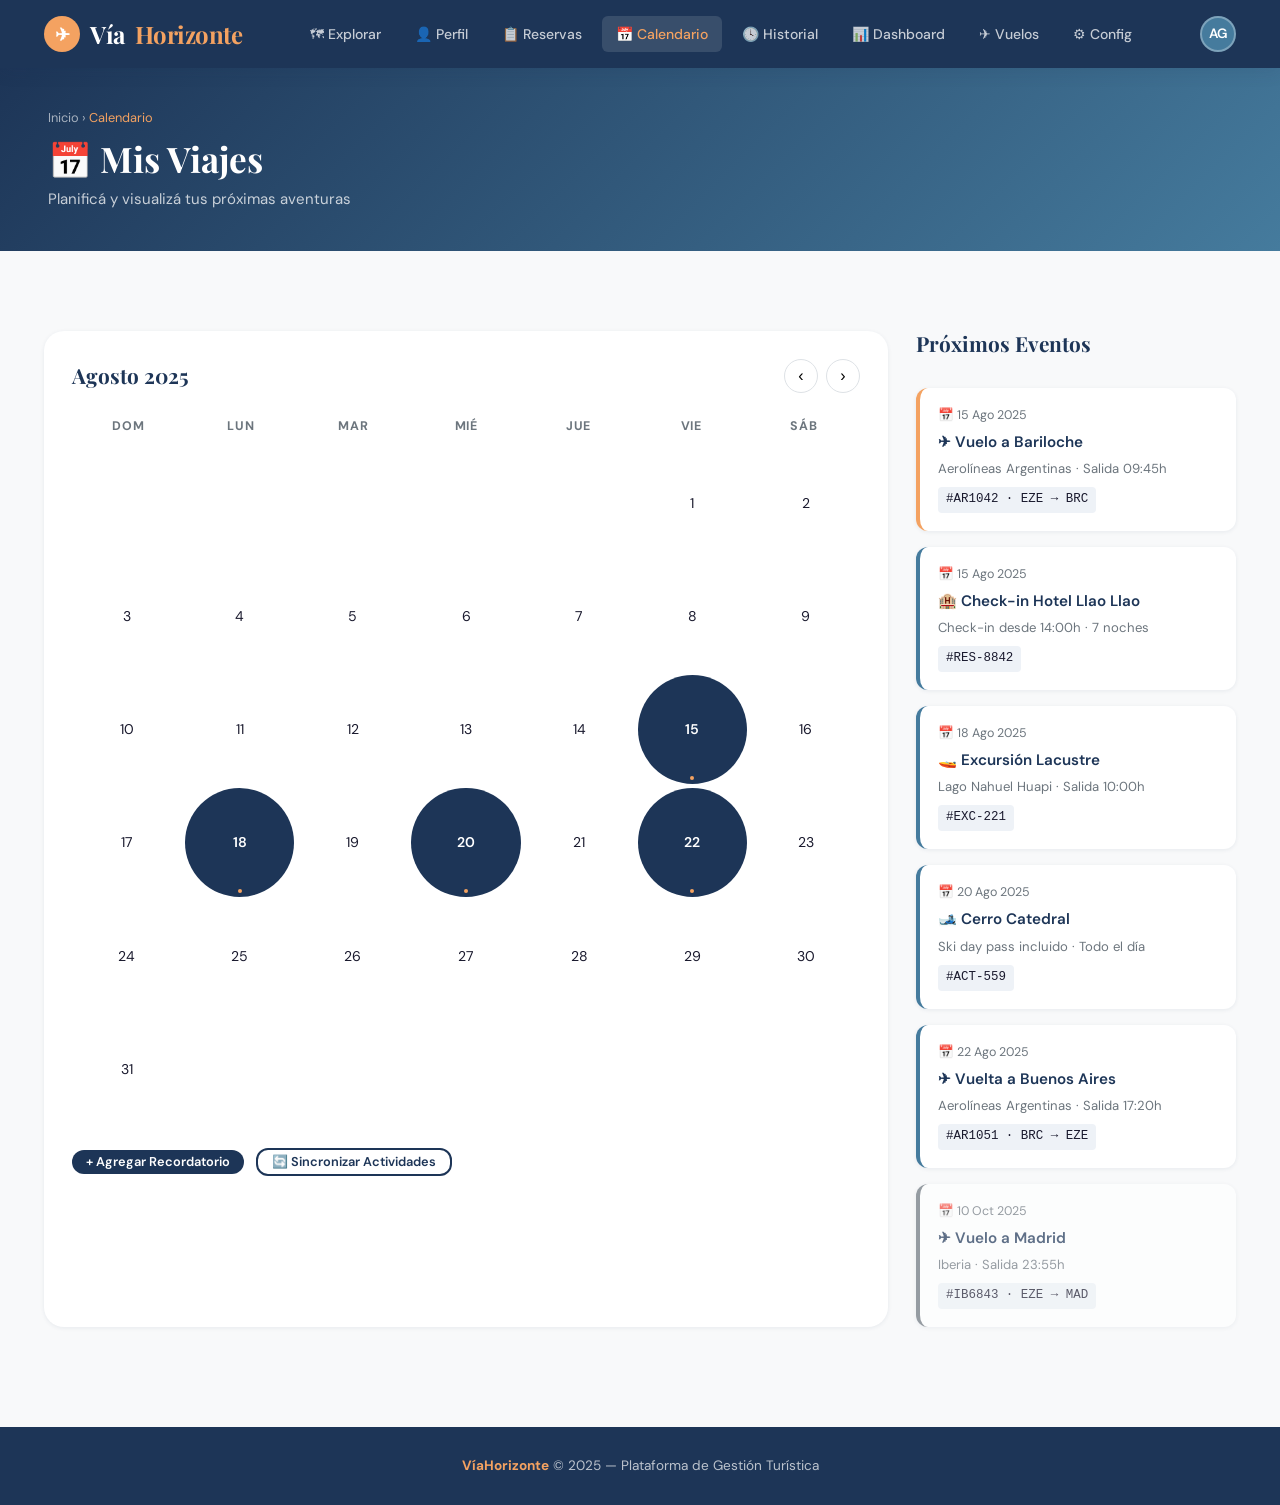
<file: calendario.html>
<!DOCTYPE html>
<html lang="es">
<head>
  <meta charset="UTF-8">
  <meta name="viewport" content="width=device-width, initial-scale=1.0">
  <title>VíaHorizonte — Calendario</title>
  <link rel="stylesheet" href="styles.css">
</head>
<body id="page-calendar">

  <nav class="main-nav">
    <div class="nav-inner">
      <a href="index.html" class="nav-logo">
        <div class="nav-logo-icon">✈</div>
        Vía<span>Horizonte</span>
      </a>
      <div class="nav-links">
        <a href="index.html">🗺 Explorar</a>
        <a href="perfil.html">👤 Perfil</a>
        <a href="reservas.html">📋 Reservas</a>
        <a href="calendario.html" class="active">📅 Calendario</a>
        <a href="historial.html">🕓 Historial</a>
        <a href="dashboard.html">📊 Dashboard</a>
        <a href="stock.html">✈ Vuelos</a>
        <a href="configuracion.html">⚙ Config</a>
      </div>
      <div class="nav-user"><div class="nav-avatar">AG</div></div>
    </div>
  </nav>

  <div class="page-header">
    <div class="container">
      <div class="breadcrumb">Inicio &rsaquo; <span>Calendario</span></div>
      <h1>📅 Mis Viajes</h1>
      <p>Planificá y visualizá tus próximas aventuras</p>
    </div>
  </div>

  <div class="page-inner">
    <div class="cal-layout">

      <!-- Calendario -->
      <div class="calendar-grid">
        <div class="cal-header">
          <h3 id="calTitle">Agosto 2025</h3>
          <div class="cal-nav">
            <button onclick="prevMonth()">‹</button>
            <button onclick="nextMonth()">›</button>
          </div>
        </div>

        <div class="cal-days-header">
          <span>Dom</span><span>Lun</span><span>Mar</span><span>Mié</span>
          <span>Jue</span><span>Vie</span><span>Sáb</span>
        </div>

        <div class="cal-days" id="calDays"></div>

        <!-- Detalle del día seleccionado -->
        <div id="dayDetail" style="display:none; margin-top:24px; padding:20px; background:var(--color-bg-alt); border-radius:var(--radius-md);">
          <h4 id="dayDetailTitle" style="color:var(--color-primary); margin-bottom:12px;"></h4>
          <div id="dayDetailContent"></div>
        </div>

        <div style="margin-top:24px; display:flex; gap:12px; align-items:center; flex-wrap:wrap;">
          <button class="btn btn-primary btn-sm">+ Agregar Recordatorio</button>
          <button class="btn btn-outline btn-sm">🔄 Sincronizar Actividades</button>
        </div>
      </div>

      <!-- Sidebar de eventos -->
      <aside class="event-sidebar">
        <h3 style="color:var(--color-primary); margin-bottom:16px; font-family:var(--font-display);">Próximos Eventos</h3>

        <div class="event-card urgent">
          <div class="event-date">📅 15 Ago 2025</div>
          <div class="event-title">✈ Vuelo a Bariloche</div>
          <div class="event-detail">Aerolíneas Argentinas · Salida 09:45h</div>
          <div class="event-code">#AR1042 · EZE → BRC</div>
        </div>

        <div class="event-card">
          <div class="event-date">📅 15 Ago 2025</div>
          <div class="event-title">🏨 Check-in Hotel Llao Llao</div>
          <div class="event-detail">Check-in desde 14:00h · 7 noches</div>
          <div class="event-code">#RES-8842</div>
        </div>

        <div class="event-card">
          <div class="event-date">📅 18 Ago 2025</div>
          <div class="event-title">🚤 Excursión Lacustre</div>
          <div class="event-detail">Lago Nahuel Huapi · Salida 10:00h</div>
          <div class="event-code">#EXC-221</div>
        </div>

        <div class="event-card">
          <div class="event-date">📅 20 Ago 2025</div>
          <div class="event-title">🎿 Cerro Catedral</div>
          <div class="event-detail">Ski day pass incluido · Todo el día</div>
          <div class="event-code">#ACT-559</div>
        </div>

        <div class="event-card">
          <div class="event-date">📅 22 Ago 2025</div>
          <div class="event-title">✈ Vuelta a Buenos Aires</div>
          <div class="event-detail">Aerolíneas Argentinas · Salida 17:20h</div>
          <div class="event-code">#AR1051 · BRC → EZE</div>
        </div>

        <div class="event-card" style="border-color:var(--color-muted); opacity:0.7;">
          <div class="event-date">📅 10 Oct 2025</div>
          <div class="event-title">✈ Vuelo a Madrid</div>
          <div class="event-detail">Iberia · Salida 23:55h</div>
          <div class="event-code">#IB6843 · EZE → MAD</div>
        </div>
      </aside>
    </div>
  </div>

  <footer class="footer">
    <strong>VíaHorizonte</strong> &copy; 2025 — Plataforma de Gestión Turística
  </footer>

  <script>
    const events = {
      '2025-8-15': ['✈ Vuelo a Bariloche (09:45h) — #AR1042', '🏨 Check-in Llao Llao'],
      '2025-8-18': ['🚤 Excursión Lacustre (10:00h)'],
      '2025-8-20': ['🎿 Cerro Catedral — ski day'],
      '2025-8-22': ['✈ Regreso a Buenos Aires (17:20h) — #AR1051'],
    };

    let year = 2025, month = 7; // 0-indexed, 7 = agosto

    const monthNames = ['Enero','Febrero','Marzo','Abril','Mayo','Junio','Julio','Agosto','Septiembre','Octubre','Noviembre','Diciembre'];

    function renderCalendar() {
      document.getElementById('calTitle').textContent = monthNames[month] + ' ' + year;
      const container = document.getElementById('calDays');
      container.innerHTML = '';

      const first = new Date(year, month, 1).getDay();
      const days = new Date(year, month + 1, 0).getDate();
      const today = new Date();

      for (let i = 0; i < first; i++) {
        const el = document.createElement('div');
        el.className = 'cal-day empty';
        container.appendChild(el);
      }

      for (let d = 1; d <= days; d++) {
        const el = document.createElement('div');
        el.className = 'cal-day';
        el.textContent = d;
        const key = `${year}-${month+1}-${d}`;
        if (events[key]) el.classList.add('has-event');
        if (today.getFullYear() === year && today.getMonth() === month && today.getDate() === d) el.classList.add('today');
        el.addEventListener('click', () => selectDay(d, key, el));
        container.appendChild(el);
      }
    }

    function selectDay(d, key, el) {
      document.querySelectorAll('.cal-day.selected').forEach(x => x.classList.remove('selected'));
      el.classList.add('selected');
      const detail = document.getElementById('dayDetail');
      const title  = document.getElementById('dayDetailTitle');
      const content = document.getElementById('dayDetailContent');
      title.textContent = `${d} de ${monthNames[month]} ${year}`;
      if (events[key]) {
        content.innerHTML = events[key].map(e => `<p style="margin-bottom:6px; font-size:0.9rem;">• ${e}</p>`).join('');
      } else {
        content.innerHTML = '<p class="text-muted" style="font-size:0.88rem;">Sin eventos para este día.</p>';
      }
      detail.style.display = '';
    }

    function prevMonth() { if (month === 0) { month = 11; year--; } else month--; renderCalendar(); }
    function nextMonth() { if (month === 11) { month = 0; year++; } else month++; renderCalendar(); }

    renderCalendar();
  </script>

</body>
</html>
</file>
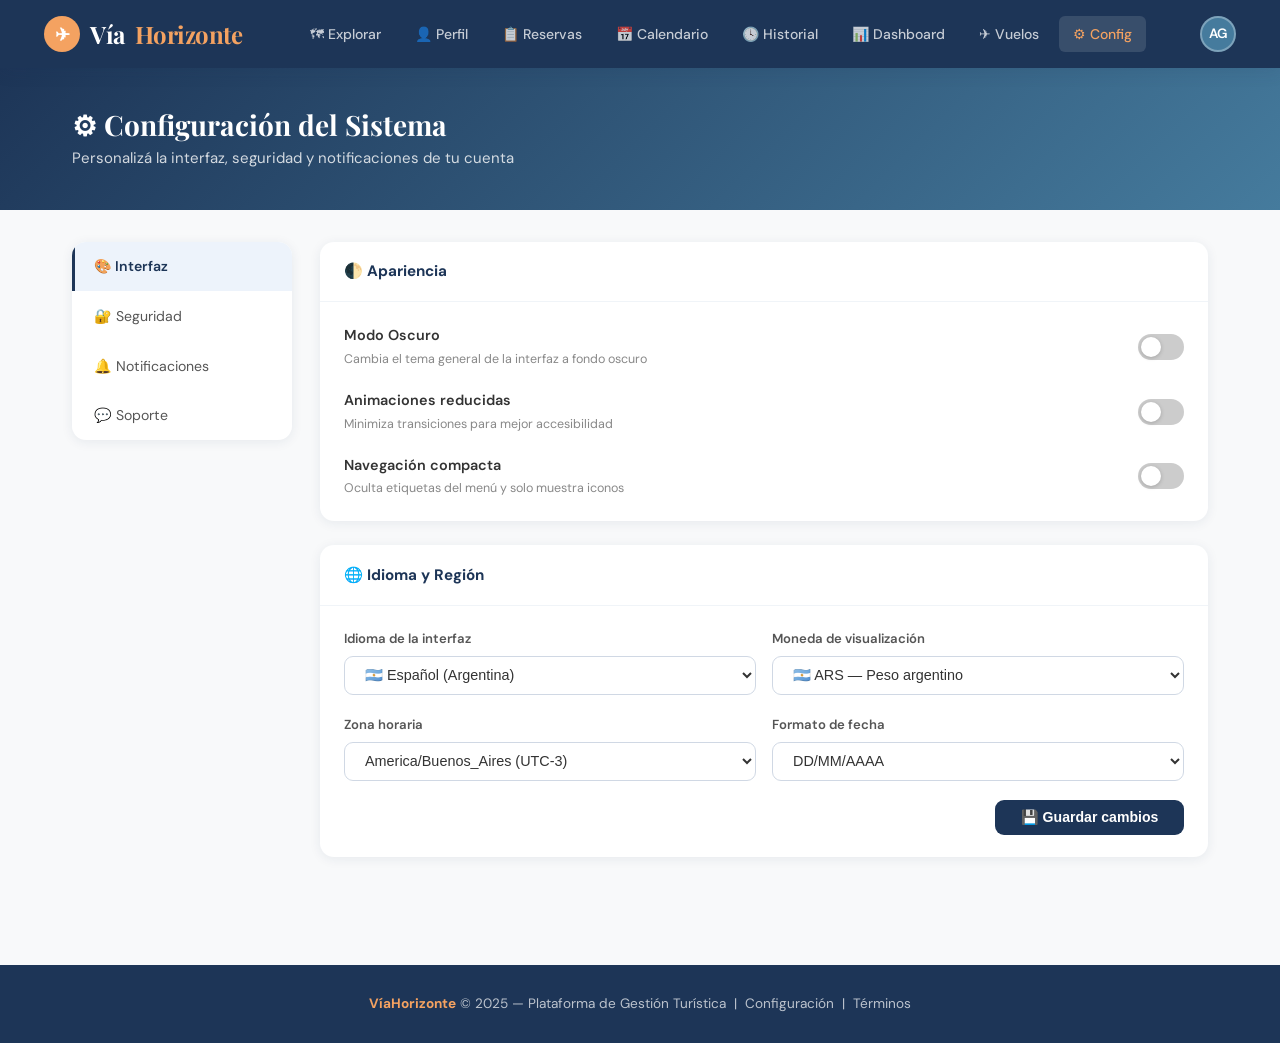
<file: configuracion.html>
<!DOCTYPE html>
<html lang="es">
<head>
  <meta charset="UTF-8">
  <meta name="viewport" content="width=device-width, initial-scale=1.0">
  <title>VíaHorizonte — Configuración</title>
  <link rel="stylesheet" href="styles.css">
  <style>
    /* ── Page-specific: #page-config ── */
    #page-config .config-layout {
      display: grid;
      grid-template-columns: 220px 1fr;
      gap: 1.75rem;
      align-items: start;
    }
    @media(max-width:720px){ #page-config .config-layout { grid-template-columns: 1fr; } }

    /* Sidebar nav */
    #page-config .config-nav {
      background: #fff;
      border-radius: 14px;
      box-shadow: 0 2px 12px rgba(29,53,87,.08);
      overflow: hidden;
      position: sticky;
      top: 90px;
    }
    #page-config .config-nav a {
      display: flex;
      align-items: center;
      gap: .65rem;
      padding: .85rem 1.2rem;
      font-size: .88rem;
      color: #555;
      text-decoration: none;
      border-left: 3px solid transparent;
      transition: all .18s;
    }
    #page-config .config-nav a:hover  { background: #f7fafd; color: #1D3557; border-left-color: #d0d8e4; }
    #page-config .config-nav a.active { background: #edf3fb; color: #1D3557; font-weight: 600; border-left-color: #1D3557; }

    /* Panels */
    #page-config .config-panel {
      display: none;
      flex-direction: column;
      gap: 1.5rem;
    }
    #page-config .config-panel.show { display: flex; }

    #page-config .config-card {
      background: #fff;
      border-radius: 14px;
      box-shadow: 0 2px 12px rgba(29,53,87,.08);
      overflow: hidden;
    }
    #page-config .config-card-header {
      padding: 1.1rem 1.5rem;
      border-bottom: 1px solid #f0f4f8;
      font-weight: 700;
      font-size: .95rem;
      color: #1D3557;
      display: flex;
      align-items: center;
      gap: .5rem;
    }
    #page-config .config-card-body { padding: 1.4rem 1.5rem; display: flex; flex-direction: column; gap: 1.2rem; }

    /* Toggle switch */
    #page-config .toggle-row {
      display: flex;
      align-items: center;
      justify-content: space-between;
      gap: 1rem;
    }
    #page-config .toggle-info { flex: 1; }
    #page-config .toggle-label { font-size: .9rem; font-weight: 600; color: #333; }
    #page-config .toggle-desc  { font-size: .78rem; color: #888; margin-top: .15rem; }

    #page-config .switch { position: relative; display: inline-block; width: 46px; height: 26px; flex-shrink: 0; }
    #page-config .switch input { display: none; }
    #page-config .slider {
      position: absolute; inset: 0;
      background: #ccc; border-radius: 99px; cursor: pointer;
      transition: background .25s;
    }
    #page-config .slider::before {
      content: '';
      position: absolute;
      width: 20px; height: 20px;
      border-radius: 50%;
      background: #fff;
      top: 3px; left: 3px;
      transition: transform .25s;
      box-shadow: 0 1px 4px rgba(0,0,0,.2);
    }
    #page-config .switch input:checked + .slider { background: #1D3557; }
    #page-config .switch input:checked + .slider::before { transform: translateX(20px); }

    /* Form fields */
    #page-config .form-row { display: flex; flex-direction: column; gap: .4rem; }
    #page-config .form-row label { font-size: .82rem; font-weight: 600; color: #555; }
    #page-config .form-row input,
    #page-config .form-row select {
      padding: .6rem 1rem;
      border: 1.5px solid #d0d8e4;
      border-radius: 9px;
      font-size: .9rem;
      color: #333;
      background: #fff;
      outline: none;
      transition: border-color .2s;
    }
    #page-config .form-row input:focus,
    #page-config .form-row select:focus { border-color: #457B9D; }
    #page-config .form-row .helper { font-size: .75rem; color: #aaa; }

    /* Inline row of fields */
    #page-config .fields-row { display: grid; grid-template-columns: 1fr 1fr; gap: 1rem; }
    @media(max-width:560px){ #page-config .fields-row { grid-template-columns: 1fr; } }

    /* Checkbox */
    #page-config .check-row { display: flex; align-items: flex-start; gap: .7rem; cursor: pointer; }
    #page-config .check-row input[type=checkbox] { margin-top: .15rem; accent-color: #1D3557; width: 16px; height: 16px; flex-shrink: 0; cursor: pointer; }
    #page-config .check-row .check-label  { font-size: .88rem; font-weight: 600; color: #333; }
    #page-config .check-row .check-desc   { font-size: .76rem; color: #888; margin-top: .1rem; }

    /* Buttons */
    #page-config .save-btn {
      align-self: flex-end;
      padding: .6rem 1.6rem;
      background: #1D3557;
      color: #fff;
      border: none;
      border-radius: 9px;
      font-size: .88rem;
      font-weight: 600;
      cursor: pointer;
      transition: background .2s, transform .1s;
    }
    #page-config .save-btn:hover  { background: #16304d; }
    #page-config .save-btn:active { transform: scale(.97); }

    #page-config .success-toast {
      display: none;
      align-items: center;
      gap: .6rem;
      padding: .7rem 1.2rem;
      background: #d4f1eb;
      color: #1a7a65;
      border-radius: 10px;
      font-size: .84rem;
      font-weight: 600;
    }

    /* 2FA code display */
    #page-config .qr-placeholder {
      width: 120px; height: 120px;
      border: 2px dashed #ccd;
      border-radius: 10px;
      display: flex;
      align-items: center;
      justify-content: center;
      font-size: 2rem;
      background: #f8f9fa;
      margin: 0 auto;
    }

    /* FAQ accordion */
    #page-config .faq-item { border-bottom: 1px solid #f0f0f0; }
    #page-config .faq-q {
      display: flex;
      justify-content: space-between;
      align-items: center;
      padding: .85rem 0;
      font-size: .88rem;
      font-weight: 600;
      color: #333;
      cursor: pointer;
      user-select: none;
    }
    #page-config .faq-q:hover { color: #1D3557; }
    #page-config .faq-a {
      display: none;
      font-size: .83rem;
      color: #666;
      padding-bottom: .85rem;
      line-height: 1.6;
    }
    #page-config .faq-item.open .faq-a { display: block; }
    #page-config .faq-item.open .faq-icon { transform: rotate(45deg); }
    #page-config .faq-icon { transition: transform .2s; font-size: 1.1rem; color: #aaa; }

    /* Danger zone */
    #page-config .danger-zone {
      border: 1.5px solid #fde8ea;
      border-radius: 10px;
      padding: 1rem 1.25rem;
      display: flex;
      align-items: center;
      justify-content: space-between;
      gap: 1rem;
      flex-wrap: wrap;
    }
    #page-config .danger-info .dz-title { font-weight: 700; font-size: .88rem; color: #B01A24; }
    #page-config .danger-info .dz-desc  { font-size: .78rem; color: #888; margin-top: .2rem; }
    #page-config .btn-danger-outline {
      padding: .5rem 1.1rem;
      border: 1.5px solid #E63946;
      border-radius: 8px;
      background: transparent;
      color: #E63946;
      font-size: .82rem;
      font-weight: 600;
      cursor: pointer;
      transition: all .2s;
      white-space: nowrap;
    }
    #page-config .btn-danger-outline:hover { background: #E63946; color: #fff; }
  </style>
</head>
<body id="page-config">

  <!-- Navegación -->
  <nav class="main-nav">
    <div class="nav-inner">
      <a href="index.html" class="nav-logo">
        <div class="nav-logo-icon">✈</div>
        Vía<span>Horizonte</span>
      </a>
      <div class="nav-links">
        <a href="index.html">🗺 Explorar</a>
        <a href="perfil.html">👤 Perfil</a>
        <a href="reservas.html">📋 Reservas</a>
        <a href="calendario.html">📅 Calendario</a>
        <a href="historial.html">🕓 Historial</a>
        <a href="dashboard.html">📊 Dashboard</a>
        <a href="stock.html">✈ Vuelos</a>
        <a href="configuracion.html" class="active">⚙ Config</a>
      </div>
      <div class="nav-user">
        <div class="nav-avatar">AG</div>
      </div>
    </div>
  </nav>

  <!-- Page header -->
  <section style="background:linear-gradient(135deg,#1D3557 0%,#457B9D 100%);padding:2.5rem 0;color:#fff;margin-bottom:2rem;">
    <div class="container" style="max-width:1200px;margin:0 auto;padding:0 2rem;">
      <h1 style="font-size:1.75rem;font-weight:700;margin:0 0 .25rem;">⚙ Configuración del Sistema</h1>
      <p style="opacity:.8;margin:0;">Personalizá la interfaz, seguridad y notificaciones de tu cuenta</p>
    </div>
  </section>

  <section class="page-section" style="padding:0 0 3rem;">
    <div class="container" style="max-width:1200px;margin:0 auto;padding:0 2rem;">
      <div class="config-layout">

        <!-- Sidebar -->
        <nav class="config-nav">
          <a href="#" class="active" onclick="showPanel('interfaz',this)">🎨 Interfaz</a>
          <a href="#" onclick="showPanel('seguridad',this)">🔐 Seguridad</a>
          <a href="#" onclick="showPanel('notificaciones',this)">🔔 Notificaciones</a>
          <a href="#" onclick="showPanel('soporte',this)">💬 Soporte</a>
        </nav>

        <!-- Content -->
        <div>

          <!-- Panel: Interfaz -->
          <div class="config-panel show" id="panel-interfaz">

            <div class="config-card">
              <div class="config-card-header">🌓 Apariencia</div>
              <div class="config-card-body">
                <div class="toggle-row">
                  <div class="toggle-info">
                    <div class="toggle-label">Modo Oscuro</div>
                    <div class="toggle-desc">Cambia el tema general de la interfaz a fondo oscuro</div>
                  </div>
                  <label class="switch">
                    <input type="checkbox" id="darkMode" onchange="toggleDark(this)">
                    <span class="slider"></span>
                  </label>
                </div>
                <div class="toggle-row">
                  <div class="toggle-info">
                    <div class="toggle-label">Animaciones reducidas</div>
                    <div class="toggle-desc">Minimiza transiciones para mejor accesibilidad</div>
                  </div>
                  <label class="switch">
                    <input type="checkbox">
                    <span class="slider"></span>
                  </label>
                </div>
                <div class="toggle-row">
                  <div class="toggle-info">
                    <div class="toggle-label">Navegación compacta</div>
                    <div class="toggle-desc">Oculta etiquetas del menú y solo muestra iconos</div>
                  </div>
                  <label class="switch">
                    <input type="checkbox">
                    <span class="slider"></span>
                  </label>
                </div>
              </div>
            </div>

            <div class="config-card">
              <div class="config-card-header">🌐 Idioma y Región</div>
              <div class="config-card-body">
                <div class="fields-row">
                  <div class="form-row">
                    <label>Idioma de la interfaz</label>
                    <select>
                      <option selected>🇦🇷 Español (Argentina)</option>
                      <option>🇺🇸 English (US)</option>
                      <option>🇧🇷 Português (Brasil)</option>
                      <option>🇫🇷 Français</option>
                    </select>
                  </div>
                  <div class="form-row">
                    <label>Moneda de visualización</label>
                    <select>
                      <option>💵 USD — Dólar estadounidense</option>
                      <option selected>🇦🇷 ARS — Peso argentino</option>
                      <option>💶 EUR — Euro</option>
                      <option>🇧🇷 BRL — Real brasileño</option>
                    </select>
                  </div>
                </div>
                <div class="fields-row">
                  <div class="form-row">
                    <label>Zona horaria</label>
                    <select>
                      <option selected>America/Buenos_Aires (UTC-3)</option>
                      <option>America/Santiago (UTC-3)</option>
                      <option>America/Lima (UTC-5)</option>
                      <option>Europe/Madrid (UTC+2)</option>
                    </select>
                  </div>
                  <div class="form-row">
                    <label>Formato de fecha</label>
                    <select>
                      <option selected>DD/MM/AAAA</option>
                      <option>MM/DD/YYYY</option>
                      <option>AAAA-MM-DD</option>
                    </select>
                  </div>
                </div>
                <div id="toastInterfaz" class="success-toast">✅ Preferencias de interfaz guardadas.</div>
                <button class="save-btn" onclick="showToast('toastInterfaz')">💾 Guardar cambios</button>
              </div>
            </div>

          </div>

          <!-- Panel: Seguridad -->
          <div class="config-panel" id="panel-seguridad">

            <div class="config-card">
              <div class="config-card-header">🔑 Cambio de Contraseña</div>
              <div class="config-card-body">
                <div class="form-row">
                  <label>Contraseña actual</label>
                  <input type="password" placeholder="••••••••">
                </div>
                <div class="fields-row">
                  <div class="form-row">
                    <label>Nueva contraseña</label>
                    <input type="password" id="newPass" placeholder="Mínimo 8 caracteres" oninput="checkStrength(this.value)">
                    <div id="strengthBar" style="height:4px;border-radius:99px;background:#eee;margin-top:.4rem;overflow:hidden;"><div id="strengthFill" style="height:100%;width:0%;border-radius:99px;transition:width .3s,background .3s;"></div></div>
                    <span id="strengthLabel" class="helper" style="font-size:.72rem;"></span>
                  </div>
                  <div class="form-row">
                    <label>Repetir nueva contraseña</label>
                    <input type="password" placeholder="Confirmar contraseña">
                  </div>
                </div>
                <div id="toastPass" class="success-toast">✅ Contraseña actualizada correctamente.</div>
                <button class="save-btn" onclick="showToast('toastPass')">🔒 Actualizar contraseña</button>
              </div>
            </div>

            <div class="config-card">
              <div class="config-card-header">📱 Verificación en Dos Pasos (2FA)</div>
              <div class="config-card-body">
                <div class="toggle-row">
                  <div class="toggle-info">
                    <div class="toggle-label">Activar 2FA</div>
                    <div class="toggle-desc">Aumenta la seguridad de tu cuenta con un segundo factor de autenticación</div>
                  </div>
                  <label class="switch">
                    <input type="checkbox" id="twofa" onchange="toggle2FA(this)">
                    <span class="slider"></span>
                  </label>
                </div>
                <div id="qrSection" style="display:none;text-align:center;">
                  <p style="font-size:.84rem;color:#555;margin-bottom:1rem;">Escaneá este código con tu app de autenticación (Google Authenticator, Authy, etc.)</p>
                  <div class="qr-placeholder">📷</div>
                  <p style="font-size:.76rem;color:#aaa;margin-top:.6rem;">Código manual: <code style="background:#f0f4f8;padding:.1rem .4rem;border-radius:4px;">VH-2FA-XK9-2025</code></p>
                </div>
              </div>
            </div>

            <div class="config-card">
              <div class="config-card-header">⚠️ Zona Peligrosa</div>
              <div class="config-card-body">
                <div class="danger-zone">
                  <div class="danger-info">
                    <div class="dz-title">Cerrar todas las sesiones activas</div>
                    <div class="dz-desc">Desconectá tu cuenta de todos los dispositivos vinculados</div>
                  </div>
                  <button class="btn-danger-outline" onclick="alert('Sesiones cerradas.')">🚪 Cerrar sesiones</button>
                </div>
                <div class="danger-zone">
                  <div class="danger-info">
                    <div class="dz-title">Eliminar cuenta permanentemente</div>
                    <div class="dz-desc">Esta acción es irreversible. Todos tus datos y reservas se borrarán.</div>
                  </div>
                  <button class="btn-danger-outline" onclick="if(confirm('¿Seguro que querés eliminar tu cuenta? Esta acción es irreversible.')) alert('Cuenta eliminada.')">🗑 Eliminar cuenta</button>
                </div>
              </div>
            </div>

          </div>

          <!-- Panel: Notificaciones -->
          <div class="config-panel" id="panel-notificaciones">

            <div class="config-card">
              <div class="config-card-header">🔔 Alertas y Avisos</div>
              <div class="config-card-body">
                <label class="check-row">
                  <input type="checkbox" checked>
                  <div>
                    <div class="check-label">✈ Alertas de vuelos baratos</div>
                    <div class="check-desc">Recibí notificaciones cuando haya ofertas en tus destinos favoritos</div>
                  </div>
                </label>
                <label class="check-row">
                  <input type="checkbox" checked>
                  <div>
                    <div class="check-label">📧 Confirmaciones por email</div>
                    <div class="check-desc">Enviamos un resumen de cada reserva y cancelación a tu correo</div>
                  </div>
                </label>
                <label class="check-row">
                  <input type="checkbox">
                  <div>
                    <div class="check-label">📰 Newsletter mensual</div>
                    <div class="check-desc">Novedades, destinos tendencia y promociones exclusivas de VíaHorizonte</div>
                  </div>
                </label>
                <label class="check-row">
                  <input type="checkbox" checked>
                  <div>
                    <div class="check-label">⏰ Recordatorios de viaje</div>
                    <div class="check-desc">Te avisamos 24 hs y 2 hs antes del check-in o salida del vuelo</div>
                  </div>
                </label>
                <label class="check-row">
                  <input type="checkbox">
                  <div>
                    <div class="check-label">⚠️ Alertas de stock crítico (Admin)</div>
                    <div class="check-desc">Recibí avisos cuando un vuelo tenga menos del 10% de disponibilidad</div>
                  </div>
                </label>
              </div>
            </div>

            <div class="config-card">
              <div class="config-card-header">📡 Canal de Notificaciones</div>
              <div class="config-card-body">
                <div class="toggle-row">
                  <div class="toggle-info">
                    <div class="toggle-label">Notificaciones push (browser)</div>
                    <div class="toggle-desc">Recibí alertas directamente en el navegador</div>
                  </div>
                  <label class="switch"><input type="checkbox" checked><span class="slider"></span></label>
                </div>
                <div class="toggle-row">
                  <div class="toggle-info">
                    <div class="toggle-label">Notificaciones por email</div>
                    <div class="toggle-desc">Enviadas a agomez@email.com</div>
                  </div>
                  <label class="switch"><input type="checkbox" checked><span class="slider"></span></label>
                </div>
                <div class="toggle-row">
                  <div class="toggle-info">
                    <div class="toggle-label">SMS</div>
                    <div class="toggle-desc">Alertas urgentes al +54 9 11 xxxx-xxxx</div>
                  </div>
                  <label class="switch"><input type="checkbox"><span class="slider"></span></label>
                </div>
                <div id="toastNotif" class="success-toast">✅ Preferencias de notificaciones guardadas.</div>
                <button class="save-btn" onclick="showToast('toastNotif')">💾 Guardar preferencias</button>
              </div>
            </div>

          </div>

          <!-- Panel: Soporte -->
          <div class="config-panel" id="panel-soporte">

            <div class="config-card">
              <div class="config-card-header">❓ Preguntas Frecuentes</div>
              <div class="config-card-body" style="padding-top:.5rem;padding-bottom:.5rem;">
                <div class="faq-item" onclick="toggleFaq(this)">
                  <div class="faq-q">¿Cómo cancelo una reserva? <span class="faq-icon">+</span></div>
                  <div class="faq-a">Ingresá al módulo <strong>Historial</strong>, localizá la reserva que querés cancelar y hacé clic en el botón "Cancelar". El reembolso se procesa según la política de la aerolínea correspondiente, generalmente dentro de 5 a 10 días hábiles.</div>
                </div>
                <div class="faq-item" onclick="toggleFaq(this)">
                  <div class="faq-q">¿Puedo cambiar las fechas de un vuelo ya reservado? <span class="faq-icon">+</span></div>
                  <div class="faq-a">Sí, siempre que la aerolínea lo permita. Accedé a tu reserva en el historial y seleccioná "Modificar fechas". En caso de que no sea posible online, te redirigiremos a atención al cliente.</div>
                </div>
                <div class="faq-item" onclick="toggleFaq(this)">
                  <div class="faq-q">¿Qué métodos de pago se aceptan? <span class="faq-icon">+</span></div>
                  <div class="faq-a">Aceptamos tarjetas de crédito y débito (Visa, Mastercard, American Express), transferencias bancarias y pagos en cuotas sin interés con tarjetas adheridas al programa.</div>
                </div>
                <div class="faq-item" onclick="toggleFaq(this)">
                  <div class="faq-q">¿Cómo activo la verificación en dos pasos (2FA)? <span class="faq-icon">+</span></div>
                  <div class="faq-a">Desde esta misma pantalla de Configuración, hacé clic en "Seguridad" en el menú lateral y activá el switch de "Verificación en dos pasos". Seguí los pasos para vincular tu app de autenticación.</div>
                </div>
                <div class="faq-item" onclick="toggleFaq(this)">
                  <div class="faq-q">¿Cómo descargo mi factura o voucher? <span class="faq-icon">+</span></div>
                  <div class="faq-a">En el módulo de <strong>Historial</strong>, cada fila de reserva completada tiene un botón "Descargar Factura" que genera el comprobante en formato PDF para que puedas guardarlo o imprimirlo.</div>
                </div>
              </div>
            </div>

            <div class="config-card">
              <div class="config-card-header">📬 Contactar Soporte Técnico</div>
              <div class="config-card-body">
                <div class="form-row">
                  <label>Asunto</label>
                  <select>
                    <option>Problema con una reserva</option>
                    <option>Error técnico en la plataforma</option>
                    <option>Consulta sobre facturación</option>
                    <option>Sugerencia de mejora</option>
                    <option>Otro</option>
                  </select>
                </div>
                <div class="form-row">
                  <label>Mensaje</label>
                  <textarea placeholder="Describí tu consulta con el mayor detalle posible…" rows="4" style="padding:.6rem 1rem;border:1.5px solid #d0d8e4;border-radius:9px;font-size:.88rem;font-family:inherit;resize:vertical;outline:none;"></textarea>
                </div>
                <div id="toastSoporte" class="success-toast">✅ Mensaje enviado. Te responderemos en menos de 24 hs.</div>
                <button class="save-btn" onclick="showToast('toastSoporte')">📤 Enviar mensaje</button>
              </div>
            </div>

            <div class="config-card">
              <div class="config-card-header">📞 Información de Contacto Directo</div>
              <div class="config-card-body" style="gap:.75rem;">
                <div style="display:flex;align-items:center;gap:.7rem;font-size:.88rem;">
                  <span style="font-size:1.2rem;">📧</span>
                  <div><strong>Email:</strong> soporte@viahorizonte.com</div>
                </div>
                <div style="display:flex;align-items:center;gap:.7rem;font-size:.88rem;">
                  <span style="font-size:1.2rem;">📱</span>
                  <div><strong>WhatsApp:</strong> +54 9 11 5500-0000 · Lun a Vie 9–18 hs</div>
                </div>
                <div style="display:flex;align-items:center;gap:.7rem;font-size:.88rem;">
                  <span style="font-size:1.2rem;">🌐</span>
                  <div><strong>Base de conocimiento:</strong> <a href="#" style="color:#457B9D;">docs.viahorizonte.com</a></div>
                </div>
              </div>
            </div>

          </div>

        </div>
      </div>
    </div>
  </section>

  <!-- Footer -->
  <footer class="footer">
    <strong>VíaHorizonte</strong> &copy; 2025 — Plataforma de Gestión Turística &nbsp;|&nbsp;
    <a href="configuracion.html">Configuración</a> &nbsp;|&nbsp;
    <a href="#">Términos</a>
  </footer>

  <script>
    function showPanel(id, el) {
      document.querySelectorAll('.config-panel').forEach(p => p.classList.remove('show'));
      document.getElementById('panel-' + id).classList.add('show');
      document.querySelectorAll('.config-nav a').forEach(a => a.classList.remove('active'));
      el.classList.add('active');
      return false;
    }

    function showToast(id) {
      const t = document.getElementById(id);
      t.style.display = 'flex';
      setTimeout(() => { t.style.display = 'none'; }, 3500);
    }

    function toggleDark(cb) {
      document.body.style.filter = cb.checked ? 'invert(1) hue-rotate(180deg)' : '';
    }

    function toggle2FA(cb) {
      document.getElementById('qrSection').style.display = cb.checked ? 'block' : 'none';
    }

    function toggleFaq(item) {
      item.classList.toggle('open');
    }

    function checkStrength(val) {
      const fill = document.getElementById('strengthFill');
      const lbl  = document.getElementById('strengthLabel');
      if (!val) { fill.style.width = '0%'; lbl.textContent = ''; return; }
      let score = 0;
      if (val.length >= 8) score++;
      if (/[A-Z]/.test(val)) score++;
      if (/[0-9]/.test(val)) score++;
      if (/[^A-Za-z0-9]/.test(val)) score++;
      const map = [
        { w: '25%', bg: '#E63946', txt: 'Muy débil' },
        { w: '50%', bg: '#e9c46a', txt: 'Débil' },
        { w: '75%', bg: '#457B9D', txt: 'Media' },
        { w: '100%',bg: '#2a9d8f', txt: 'Fuerte' },
      ];
      const m = map[score - 1] || map[0];
      fill.style.width = m.w;
      fill.style.background = m.bg;
      lbl.textContent = m.txt;
      lbl.style.color = m.bg;
    }
  </script>

</body>
</html>
</file>
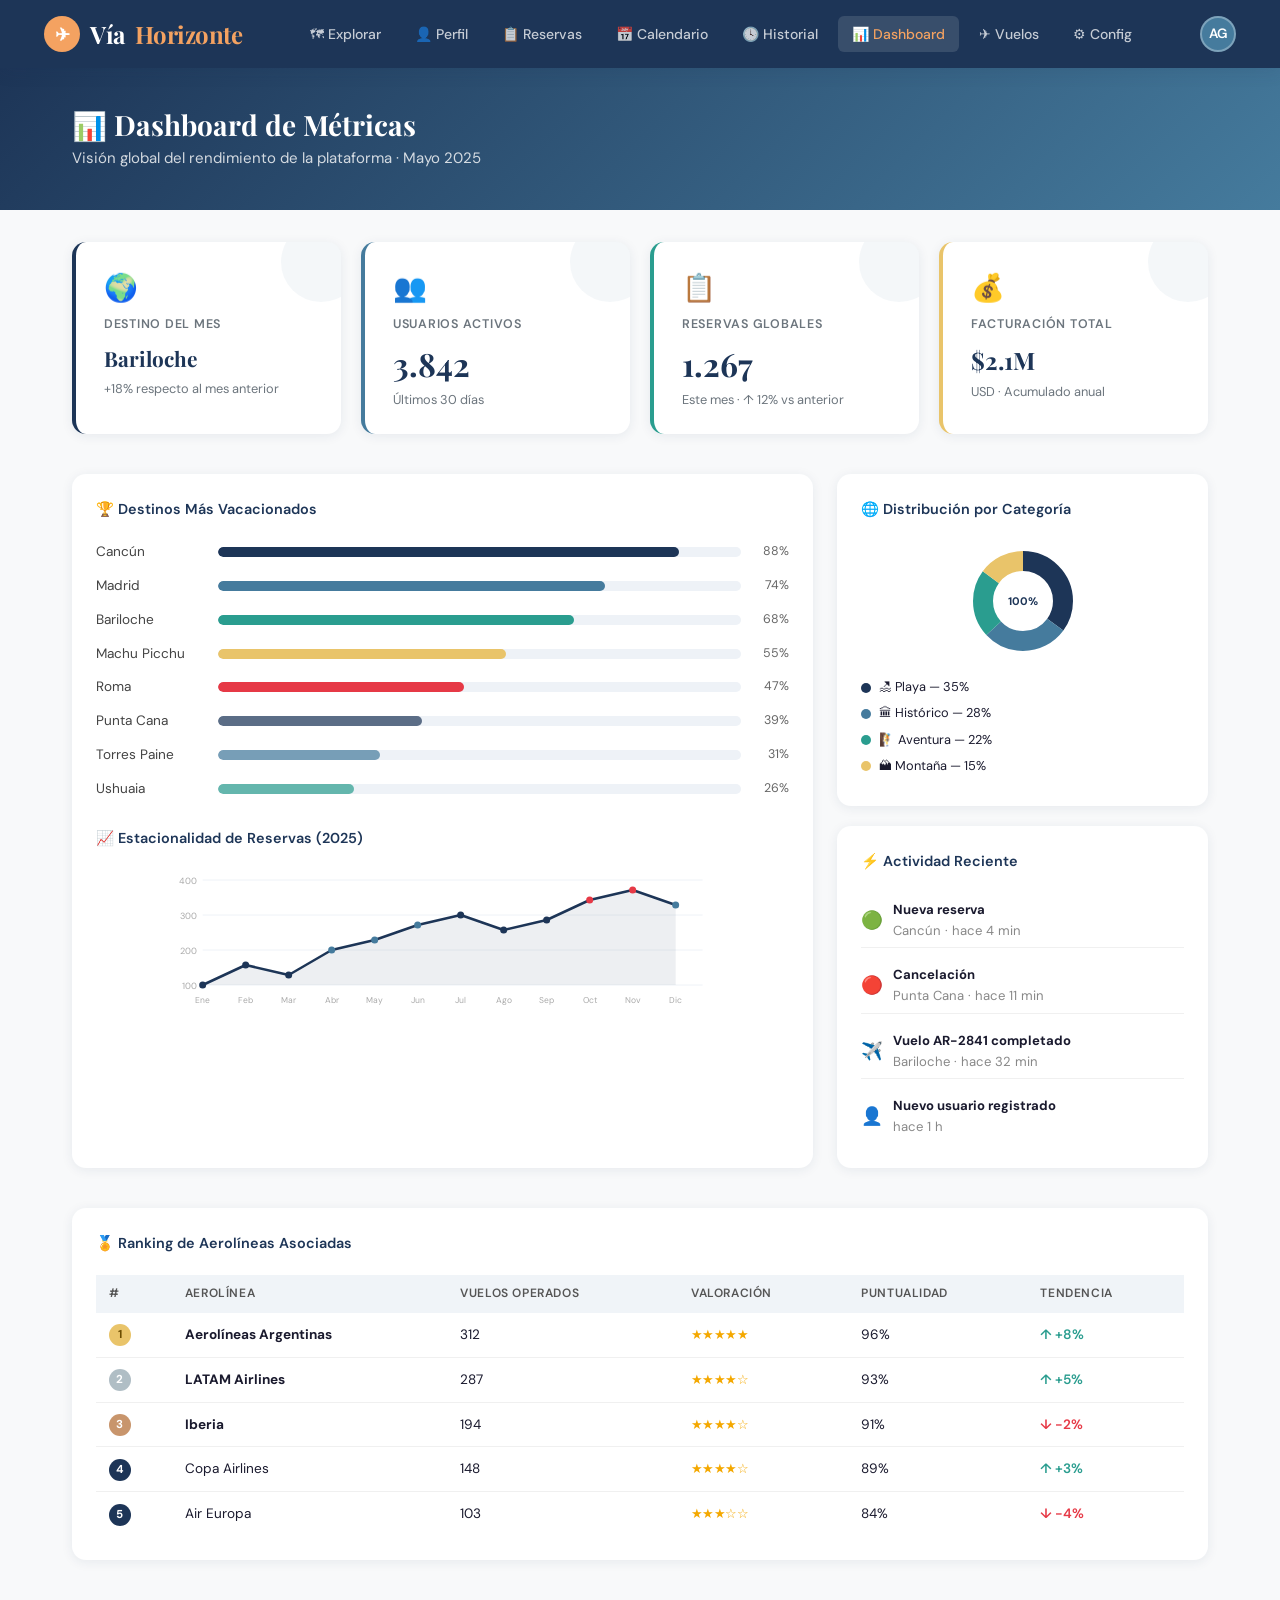
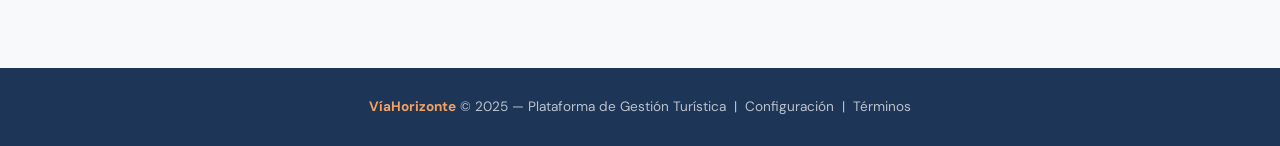
<file: dashboard.html>
<!DOCTYPE html>
<html lang="es">
<head>
  <meta charset="UTF-8">
  <meta name="viewport" content="width=device-width, initial-scale=1.0">
  <title>VíaHorizonte — Dashboard</title>
  <link rel="stylesheet" href="styles.css">
  <style>
    /* ── Page-specific: #page-dashboard ── */
    #page-dashboard .kpi-grid {
      display: grid;
      grid-template-columns: repeat(auto-fit, minmax(200px, 1fr));
      gap: 1.25rem;
      margin-bottom: 2.5rem;
    }
    #page-dashboard .kpi-card {
      background: var(--color-surface, #fff);
      border-radius: 14px;
      padding: 1.5rem 1.75rem;
      box-shadow: 0 2px 12px rgba(29,53,87,.08);
      border-left: 4px solid var(--color-primary, #1D3557);
      display: flex;
      flex-direction: column;
      gap: .35rem;
    }
    #page-dashboard .kpi-card.accent { border-left-color: var(--color-secondary, #457B9D); }
    #page-dashboard .kpi-card.success { border-left-color: #2a9d8f; }
    #page-dashboard .kpi-card.warn   { border-left-color: #e9c46a; }
    #page-dashboard .kpi-icon  { font-size: 1.7rem; }
    #page-dashboard .kpi-label { font-size: .78rem; color: #6c757d; text-transform: uppercase; letter-spacing: .06em; }
    #page-dashboard .kpi-value { font-size: 2rem; font-weight: 700; color: var(--color-primary, #1D3557); line-height: 1; }
    #page-dashboard .kpi-sub   { font-size: .8rem; color: #6c757d; }

    #page-dashboard .charts-grid {
      display: grid;
      grid-template-columns: 2fr 1fr;
      gap: 1.5rem;
      margin-bottom: 2.5rem;
    }
    @media(max-width:800px){ #page-dashboard .charts-grid { grid-template-columns: 1fr; } }

    #page-dashboard .chart-box {
      background: var(--color-surface, #fff);
      border-radius: 14px;
      padding: 1.5rem;
      box-shadow: 0 2px 12px rgba(29,53,87,.08);
    }
    #page-dashboard .chart-title {
      font-size: .9rem;
      font-weight: 600;
      color: var(--color-primary, #1D3557);
      margin-bottom: 1.25rem;
      display: flex;
      align-items: center;
      gap: .5rem;
    }

    /* Bar chart */
    #page-dashboard .bar-chart { display: flex; flex-direction: column; gap: .75rem; }
    #page-dashboard .bar-row   { display: flex; align-items: center; gap: .75rem; font-size: .82rem; }
    #page-dashboard .bar-label { width: 110px; color: #444; flex-shrink: 0; }
    #page-dashboard .bar-track { flex: 1; background: #eef2f7; border-radius: 99px; height: 10px; overflow: hidden; }
    #page-dashboard .bar-fill  { height: 100%; border-radius: 99px; background: var(--color-primary, #1D3557); transition: width .6s; }
    #page-dashboard .bar-fill.s{ background: var(--color-secondary, #457B9D); }
    #page-dashboard .bar-fill.g{ background: #2a9d8f; }
    #page-dashboard .bar-fill.y{ background: #e9c46a; }
    #page-dashboard .bar-fill.r{ background: var(--color-danger, #E63946); }
    #page-dashboard .bar-pct   { width: 36px; text-align: right; color: #666; font-size: .78rem; }

    /* Line chart SVG */
    #page-dashboard .line-svg  { width: 100%; height: 140px; }

    /* Donut */
    #page-dashboard .donut-wrap { display: flex; flex-direction: column; align-items: center; gap: 1rem; }
    #page-dashboard .donut-svg  { width: 120px; height: 120px; }
    #page-dashboard .donut-legend { width: 100%; }
    #page-dashboard .legend-item { display: flex; align-items: center; gap: .5rem; font-size: .8rem; margin-bottom: .35rem; }
    #page-dashboard .legend-dot  { width: 10px; height: 10px; border-radius: 50%; flex-shrink: 0; }

    /* Ranking table */
    #page-dashboard .ranking-table { width: 100%; border-collapse: collapse; font-size: .85rem; }
    #page-dashboard .ranking-table th {
      text-align: left; padding: .6rem .8rem;
      background: #f0f4f8; color: #555;
      font-weight: 600; font-size: .75rem;
      text-transform: uppercase; letter-spacing: .05em;
    }
    #page-dashboard .ranking-table td { padding: .65rem .8rem; border-bottom: 1px solid #f0f0f0; }
    #page-dashboard .ranking-table tr:last-child td { border-bottom: none; }
    #page-dashboard .rank-badge { display: inline-block; width: 22px; height: 22px; border-radius: 50%; background: var(--color-primary, #1D3557); color: #fff; font-size: .72rem; font-weight: 700; text-align: center; line-height: 22px; }
    #page-dashboard .rank-badge.gold   { background: #e9c46a; color: #6b4c00; }
    #page-dashboard .rank-badge.silver { background: #b0bec5; color: #fff; }
    #page-dashboard .rank-badge.bronze { background: #c8956c; color: #fff; }
    #page-dashboard .stars-sm { color: #f4a800; font-size: .8rem; letter-spacing: -.05em; }
    #page-dashboard .trend-up   { color: #2a9d8f; font-weight: 600; }
    #page-dashboard .trend-down { color: var(--color-danger, #E63946); font-weight: 600; }
  </style>
</head>
<body id="page-dashboard">

  <!-- Navegación -->
  <nav class="main-nav">
    <div class="nav-inner">
      <a href="index.html" class="nav-logo">
        <div class="nav-logo-icon">✈</div>
        Vía<span>Horizonte</span>
      </a>
      <div class="nav-links">
        <a href="index.html">🗺 Explorar</a>
        <a href="perfil.html">👤 Perfil</a>
        <a href="reservas.html">📋 Reservas</a>
        <a href="calendario.html">📅 Calendario</a>
        <a href="historial.html">🕓 Historial</a>
        <a href="dashboard.html" class="active">📊 Dashboard</a>
        <a href="stock.html">✈ Vuelos</a>
        <a href="configuracion.html">⚙ Config</a>
      </div>
      <div class="nav-user">
        <div class="nav-avatar">AG</div>
      </div>
    </div>
  </nav>

  <!-- Page header -->
  <section class="page-hero" style="background:linear-gradient(135deg,#1D3557 0%,#457B9D 100%);padding:2.5rem 0;color:#fff;margin-bottom:2rem;">
    <div class="container" style="max-width:1200px;margin:0 auto;padding:0 2rem;">
      <h1 style="font-size:1.75rem;font-weight:700;margin:0 0 .25rem;">📊 Dashboard de Métricas</h1>
      <p style="opacity:.8;margin:0;">Visión global del rendimiento de la plataforma · Mayo 2025</p>
    </div>
  </section>

  <section class="page-section" style="padding:0 0 3rem;">
    <div class="container" style="max-width:1200px;margin:0 auto;padding:0 2rem;">

      <!-- KPIs -->
      <div class="kpi-grid">
        <div class="kpi-card">
          <span class="kpi-icon">🌍</span>
          <span class="kpi-label">Destino del Mes</span>
          <span class="kpi-value" style="font-size:1.3rem;">Bariloche</span>
          <span class="kpi-sub">+18% respecto al mes anterior</span>
        </div>
        <div class="kpi-card accent">
          <span class="kpi-icon">👥</span>
          <span class="kpi-label">Usuarios Activos</span>
          <span class="kpi-value">3.842</span>
          <span class="kpi-sub">Últimos 30 días</span>
        </div>
        <div class="kpi-card success">
          <span class="kpi-icon">📋</span>
          <span class="kpi-label">Reservas Globales</span>
          <span class="kpi-value">1.267</span>
          <span class="kpi-sub">Este mes · ↑ 12% vs anterior</span>
        </div>
        <div class="kpi-card warn">
          <span class="kpi-icon">💰</span>
          <span class="kpi-label">Facturación Total</span>
          <span class="kpi-value" style="font-size:1.5rem;">$2.1M</span>
          <span class="kpi-sub">USD · Acumulado anual</span>
        </div>
      </div>

      <!-- Charts row -->
      <div class="charts-grid">

        <!-- Bar chart: destinos más elegidos -->
        <div class="chart-box">
          <div class="chart-title">🏆 Destinos Más Vacacionados</div>
          <div class="bar-chart">
            <div class="bar-row">
              <span class="bar-label">Cancún</span>
              <div class="bar-track"><div class="bar-fill" style="width:88%"></div></div>
              <span class="bar-pct">88%</span>
            </div>
            <div class="bar-row">
              <span class="bar-label">Madrid</span>
              <div class="bar-track"><div class="bar-fill s" style="width:74%"></div></div>
              <span class="bar-pct">74%</span>
            </div>
            <div class="bar-row">
              <span class="bar-label">Bariloche</span>
              <div class="bar-track"><div class="bar-fill g" style="width:68%"></div></div>
              <span class="bar-pct">68%</span>
            </div>
            <div class="bar-row">
              <span class="bar-label">Machu Picchu</span>
              <div class="bar-track"><div class="bar-fill y" style="width:55%"></div></div>
              <span class="bar-pct">55%</span>
            </div>
            <div class="bar-row">
              <span class="bar-label">Roma</span>
              <div class="bar-track"><div class="bar-fill r" style="width:47%"></div></div>
              <span class="bar-pct">47%</span>
            </div>
            <div class="bar-row">
              <span class="bar-label">Punta Cana</span>
              <div class="bar-track"><div class="bar-fill" style="width:39%;opacity:.7"></div></div>
              <span class="bar-pct">39%</span>
            </div>
            <div class="bar-row">
              <span class="bar-label">Torres Paine</span>
              <div class="bar-track"><div class="bar-fill s" style="width:31%;opacity:.7"></div></div>
              <span class="bar-pct">31%</span>
            </div>
            <div class="bar-row">
              <span class="bar-label">Ushuaia</span>
              <div class="bar-track"><div class="bar-fill g" style="width:26%;opacity:.7"></div></div>
              <span class="bar-pct">26%</span>
            </div>
          </div>

          <!-- Line chart: estacionalidad -->
          <div class="chart-title" style="margin-top:1.75rem;">📈 Estacionalidad de Reservas (2025)</div>
          <svg class="line-svg" viewBox="0 0 560 140" xmlns="http://www.w3.org/2000/svg">
            <!-- Grid lines -->
            <line x1="40" y1="10"  x2="540" y2="10"  stroke="#eef2f7" stroke-width="1"/>
            <line x1="40" y1="45"  x2="540" y2="45"  stroke="#eef2f7" stroke-width="1"/>
            <line x1="40" y1="80"  x2="540" y2="80"  stroke="#eef2f7" stroke-width="1"/>
            <line x1="40" y1="115" x2="540" y2="115" stroke="#eef2f7" stroke-width="1"/>
            <!-- Y labels -->
            <text x="34" y="14"  font-size="9" fill="#aaa" text-anchor="end">400</text>
            <text x="34" y="49"  font-size="9" fill="#aaa" text-anchor="end">300</text>
            <text x="34" y="84"  font-size="9" fill="#aaa" text-anchor="end">200</text>
            <text x="34" y="119" font-size="9" fill="#aaa" text-anchor="end">100</text>
            <!-- Area fill -->
            <polygon points="40,115 83,95 126,105 169,80 212,70 255,55 298,45 341,60 384,50 427,30 470,20 513,35 513,115" fill="#1D3557" opacity="0.08"/>
            <!-- Line -->
            <polyline points="40,115 83,95 126,105 169,80 212,70 255,55 298,45 341,60 384,50 427,30 470,20 513,35"
              fill="none" stroke="#1D3557" stroke-width="2.5" stroke-linejoin="round" stroke-linecap="round"/>
            <!-- Dots -->
            <circle cx="40"  cy="115" r="3.5" fill="#1D3557"/>
            <circle cx="83"  cy="95"  r="3.5" fill="#1D3557"/>
            <circle cx="126" cy="105" r="3.5" fill="#1D3557"/>
            <circle cx="169" cy="80"  r="3.5" fill="#457B9D"/>
            <circle cx="212" cy="70"  r="3.5" fill="#457B9D"/>
            <circle cx="255" cy="55"  r="3.5" fill="#457B9D"/>
            <circle cx="298" cy="45"  r="3.5" fill="#1D3557"/>
            <circle cx="341" cy="60"  r="3.5" fill="#1D3557"/>
            <circle cx="384" cy="50"  r="3.5" fill="#1D3557"/>
            <circle cx="427" cy="30"  r="3.5" fill="#e63946"/>
            <circle cx="470" cy="20"  r="3.5" fill="#e63946"/>
            <circle cx="513" cy="35"  r="3.5" fill="#457B9D"/>
            <!-- X labels -->
            <text x="40"  y="133" font-size="8.5" fill="#aaa" text-anchor="middle">Ene</text>
            <text x="83"  y="133" font-size="8.5" fill="#aaa" text-anchor="middle">Feb</text>
            <text x="126" y="133" font-size="8.5" fill="#aaa" text-anchor="middle">Mar</text>
            <text x="169" y="133" font-size="8.5" fill="#aaa" text-anchor="middle">Abr</text>
            <text x="212" y="133" font-size="8.5" fill="#aaa" text-anchor="middle">May</text>
            <text x="255" y="133" font-size="8.5" fill="#aaa" text-anchor="middle">Jun</text>
            <text x="298" y="133" font-size="8.5" fill="#aaa" text-anchor="middle">Jul</text>
            <text x="341" y="133" font-size="8.5" fill="#aaa" text-anchor="middle">Ago</text>
            <text x="384" y="133" font-size="8.5" fill="#aaa" text-anchor="middle">Sep</text>
            <text x="427" y="133" font-size="8.5" fill="#aaa" text-anchor="middle">Oct</text>
            <text x="470" y="133" font-size="8.5" fill="#aaa" text-anchor="middle">Nov</text>
            <text x="513" y="133" font-size="8.5" fill="#aaa" text-anchor="middle">Dic</text>
          </svg>
        </div>

        <!-- Right col: donut + mini stats -->
        <div style="display:flex;flex-direction:column;gap:1.25rem;">
          <div class="chart-box">
            <div class="chart-title">🌐 Distribución por Categoría</div>
            <div class="donut-wrap">
              <svg class="donut-svg" viewBox="0 0 120 120" xmlns="http://www.w3.org/2000/svg">
                <!-- Playa 35% -->
                <circle cx="60" cy="60" r="40" fill="none" stroke="#1D3557" stroke-width="20"
                  stroke-dasharray="87.96 213.63" stroke-dashoffset="0" transform="rotate(-90 60 60)"/>
                <!-- Histórico 28% -->
                <circle cx="60" cy="60" r="40" fill="none" stroke="#457B9D" stroke-width="20"
                  stroke-dasharray="70.37 231.22" stroke-dashoffset="-87.96" transform="rotate(-90 60 60)"/>
                <!-- Aventura 22% -->
                <circle cx="60" cy="60" r="40" fill="none" stroke="#2a9d8f" stroke-width="20"
                  stroke-dasharray="55.29 246.30" stroke-dashoffset="-158.33" transform="rotate(-90 60 60)"/>
                <!-- Montaña 15% -->
                <circle cx="60" cy="60" r="40" fill="none" stroke="#e9c46a" stroke-width="20"
                  stroke-dasharray="37.70 263.89" stroke-dashoffset="-213.63" transform="rotate(-90 60 60)"/>
                <text x="60" y="64" text-anchor="middle" font-size="11" font-weight="700" fill="#1D3557">100%</text>
              </svg>
              <div class="donut-legend">
                <div class="legend-item"><span class="legend-dot" style="background:#1D3557"></span>🏖 Playa — 35%</div>
                <div class="legend-item"><span class="legend-dot" style="background:#457B9D"></span>🏛 Histórico — 28%</div>
                <div class="legend-item"><span class="legend-dot" style="background:#2a9d8f"></span>🧗 Aventura — 22%</div>
                <div class="legend-item"><span class="legend-dot" style="background:#e9c46a"></span>🏔 Montaña — 15%</div>
              </div>
            </div>
          </div>

          <div class="chart-box" style="flex:1;">
            <div class="chart-title">⚡ Actividad Reciente</div>
            <div style="display:flex;flex-direction:column;gap:.6rem;font-size:.82rem;">
              <div style="display:flex;align-items:center;gap:.6rem;padding:.4rem 0;border-bottom:1px solid #f0f0f0;">
                <span style="font-size:1.1rem;">🟢</span>
                <div><strong>Nueva reserva</strong><br><span style="color:#888;">Cancún · hace 4 min</span></div>
              </div>
              <div style="display:flex;align-items:center;gap:.6rem;padding:.4rem 0;border-bottom:1px solid #f0f0f0;">
                <span style="font-size:1.1rem;">🔴</span>
                <div><strong>Cancelación</strong><br><span style="color:#888;">Punta Cana · hace 11 min</span></div>
              </div>
              <div style="display:flex;align-items:center;gap:.6rem;padding:.4rem 0;border-bottom:1px solid #f0f0f0;">
                <span style="font-size:1.1rem;">✈️</span>
                <div><strong>Vuelo AR-2841 completado</strong><br><span style="color:#888;">Bariloche · hace 32 min</span></div>
              </div>
              <div style="display:flex;align-items:center;gap:.6rem;padding:.4rem 0;">
                <span style="font-size:1.1rem;">👤</span>
                <div><strong>Nuevo usuario registrado</strong><br><span style="color:#888;">hace 1 h</span></div>
              </div>
            </div>
          </div>
        </div>
      </div>

      <!-- Ranking table -->
      <div class="chart-box">
        <div class="chart-title">🏅 Ranking de Aerolíneas Asociadas</div>
        <table class="ranking-table">
          <thead>
            <tr>
              <th>#</th>
              <th>Aerolínea</th>
              <th>Vuelos Operados</th>
              <th>Valoración</th>
              <th>Puntualidad</th>
              <th>Tendencia</th>
            </tr>
          </thead>
          <tbody>
            <tr>
              <td><span class="rank-badge gold">1</span></td>
              <td><strong>Aerolíneas Argentinas</strong></td>
              <td>312</td>
              <td><span class="stars-sm">★★★★★</span></td>
              <td>96%</td>
              <td class="trend-up">↑ +8%</td>
            </tr>
            <tr>
              <td><span class="rank-badge silver">2</span></td>
              <td><strong>LATAM Airlines</strong></td>
              <td>287</td>
              <td><span class="stars-sm">★★★★☆</span></td>
              <td>93%</td>
              <td class="trend-up">↑ +5%</td>
            </tr>
            <tr>
              <td><span class="rank-badge bronze">3</span></td>
              <td><strong>Iberia</strong></td>
              <td>194</td>
              <td><span class="stars-sm">★★★★☆</span></td>
              <td>91%</td>
              <td class="trend-down">↓ -2%</td>
            </tr>
            <tr>
              <td><span class="rank-badge">4</span></td>
              <td>Copa Airlines</td>
              <td>148</td>
              <td><span class="stars-sm">★★★★☆</span></td>
              <td>89%</td>
              <td class="trend-up">↑ +3%</td>
            </tr>
            <tr>
              <td><span class="rank-badge">5</span></td>
              <td>Air Europa</td>
              <td>103</td>
              <td><span class="stars-sm">★★★☆☆</span></td>
              <td>84%</td>
              <td class="trend-down">↓ -4%</td>
            </tr>
          </tbody>
        </table>
      </div>

    </div>
  </section>

  <!-- Footer -->
  <footer class="footer">
    <strong>VíaHorizonte</strong> &copy; 2025 — Plataforma de Gestión Turística &nbsp;|&nbsp;
    <a href="configuracion.html">Configuración</a> &nbsp;|&nbsp;
    <a href="#">Términos</a>
  </footer>

</body>
</html>
</file>
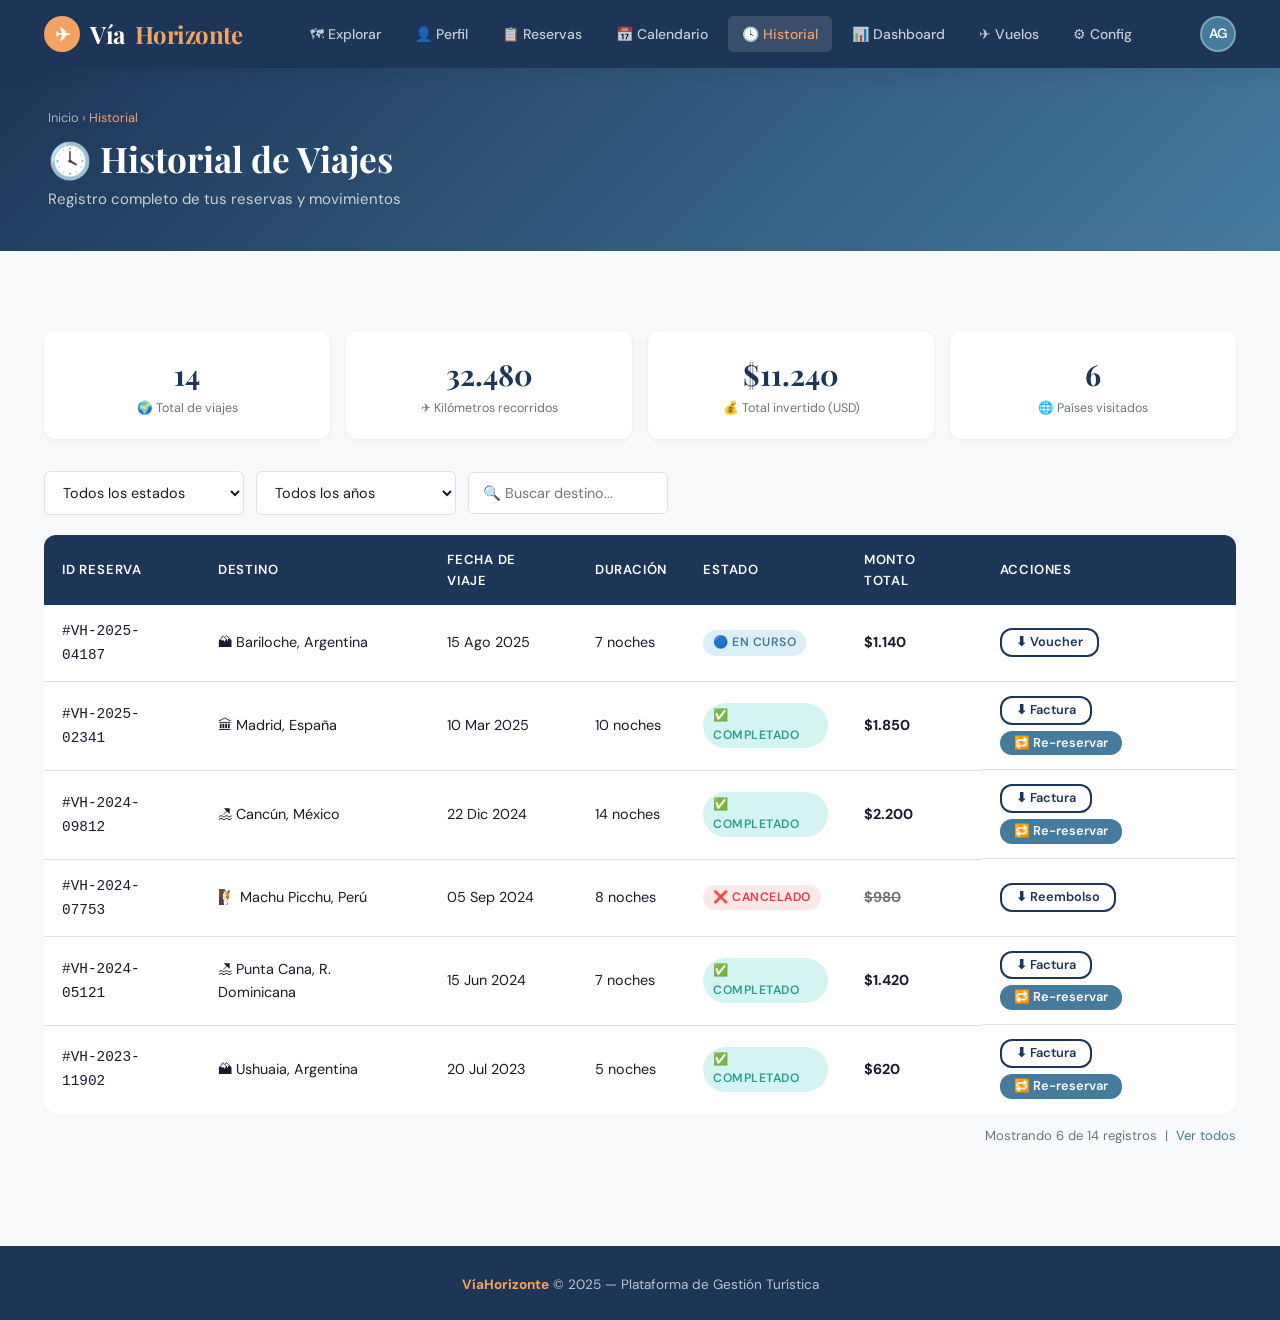
<file: historial.html>
<!DOCTYPE html>
<html lang="es">
<head>
  <meta charset="UTF-8">
  <meta name="viewport" content="width=device-width, initial-scale=1.0">
  <title>VíaHorizonte — Historial</title>
  <link rel="stylesheet" href="styles.css">
</head>
<body id="page-history">

  <nav class="main-nav">
    <div class="nav-inner">
      <a href="index.html" class="nav-logo">
        <div class="nav-logo-icon">✈</div>
        Vía<span>Horizonte</span>
      </a>
      <div class="nav-links">
        <a href="index.html">🗺 Explorar</a>
        <a href="perfil.html">👤 Perfil</a>
        <a href="reservas.html">📋 Reservas</a>
        <a href="calendario.html">📅 Calendario</a>
        <a href="historial.html" class="active">🕓 Historial</a>
        <a href="dashboard.html">📊 Dashboard</a>
        <a href="stock.html">✈ Vuelos</a>
        <a href="configuracion.html">⚙ Config</a>
      </div>
      <div class="nav-user"><div class="nav-avatar">AG</div></div>
    </div>
  </nav>

  <div class="page-header">
    <div class="container">
      <div class="breadcrumb">Inicio &rsaquo; <span>Historial</span></div>
      <h1>🕓 Historial de Viajes</h1>
      <p>Registro completo de tus reservas y movimientos</p>
    </div>
  </div>

  <div class="page-inner">

    <!-- Stats -->
    <div class="stats-strip">
      <div class="stat-box">
        <div class="val">14</div>
        <div class="lbl">🌍 Total de viajes</div>
      </div>
      <div class="stat-box">
        <div class="val">32.480</div>
        <div class="lbl">✈ Kilómetros recorridos</div>
      </div>
      <div class="stat-box">
        <div class="val">$11.240</div>
        <div class="lbl">💰 Total invertido (USD)</div>
      </div>
      <div class="stat-box">
        <div class="val">6</div>
        <div class="lbl">🌐 Países visitados</div>
      </div>
    </div>

    <!-- Filtros -->
    <div class="filter-row">
      <select class="form-control" onchange="filterTable()">
        <option value="all">Todos los estados</option>
        <option value="Completado">Completado</option>
        <option value="En Curso">En Curso</option>
        <option value="Cancelado">Cancelado</option>
      </select>
      <select class="form-control" onchange="filterTable()">
        <option value="all">Todos los años</option>
        <option value="2025">2025</option>
        <option value="2024">2024</option>
        <option value="2023">2023</option>
      </select>
      <input type="text" class="form-control" placeholder="🔍 Buscar destino..." oninput="filterTable()" id="searchInput">
    </div>

    <!-- Tabla -->
    <div style="overflow-x:auto;">
      <table class="custom-table" id="histTable">
        <thead>
          <tr>
            <th>ID Reserva</th>
            <th>Destino</th>
            <th>Fecha de Viaje</th>
            <th>Duración</th>
            <th>Estado</th>
            <th>Monto Total</th>
            <th>Acciones</th>
          </tr>
        </thead>
        <tbody id="histBody">
          <tr data-estado="En Curso" data-year="2025" data-dest="Bariloche">
            <td><code>#VH-2025-04187</code></td>
            <td>🏔 Bariloche, Argentina</td>
            <td>15 Ago 2025</td>
            <td>7 noches</td>
            <td><span class="badge badge-info">🔵 En Curso</span></td>
            <td><strong>$1.140</strong></td>
            <td><button class="btn btn-outline btn-sm" onclick="alert('Descargando voucher...')">⬇ Voucher</button></td>
          </tr>
          <tr data-estado="Completado" data-year="2025" data-dest="Madrid">
            <td><code>#VH-2025-02341</code></td>
            <td>🏛 Madrid, España</td>
            <td>10 Mar 2025</td>
            <td>10 noches</td>
            <td><span class="badge badge-success">✅ Completado</span></td>
            <td><strong>$1.850</strong></td>
            <td style="display:flex; gap:6px; flex-wrap:wrap;">
              <button class="btn btn-outline btn-sm">⬇ Factura</button>
              <a href="reservas.html" class="btn btn-secondary btn-sm">🔁 Re-reservar</a>
            </td>
          </tr>
          <tr data-estado="Completado" data-year="2024" data-dest="Cancún">
            <td><code>#VH-2024-09812</code></td>
            <td>🏖 Cancún, México</td>
            <td>22 Dic 2024</td>
            <td>14 noches</td>
            <td><span class="badge badge-success">✅ Completado</span></td>
            <td><strong>$2.200</strong></td>
            <td style="display:flex; gap:6px; flex-wrap:wrap;">
              <button class="btn btn-outline btn-sm">⬇ Factura</button>
              <a href="reservas.html" class="btn btn-secondary btn-sm">🔁 Re-reservar</a>
            </td>
          </tr>
          <tr data-estado="Cancelado" data-year="2024" data-dest="Machu Picchu">
            <td><code>#VH-2024-07753</code></td>
            <td>🧗 Machu Picchu, Perú</td>
            <td>05 Sep 2024</td>
            <td>8 noches</td>
            <td><span class="badge badge-danger">❌ Cancelado</span></td>
            <td><strong style="text-decoration:line-through; color:var(--color-muted);">$980</strong></td>
            <td><button class="btn btn-outline btn-sm">⬇ Reembolso</button></td>
          </tr>
          <tr data-estado="Completado" data-year="2024" data-dest="Punta Cana">
            <td><code>#VH-2024-05121</code></td>
            <td>🏖 Punta Cana, R. Dominicana</td>
            <td>15 Jun 2024</td>
            <td>7 noches</td>
            <td><span class="badge badge-success">✅ Completado</span></td>
            <td><strong>$1.420</strong></td>
            <td style="display:flex; gap:6px; flex-wrap:wrap;">
              <button class="btn btn-outline btn-sm">⬇ Factura</button>
              <a href="reservas.html" class="btn btn-secondary btn-sm">🔁 Re-reservar</a>
            </td>
          </tr>
          <tr data-estado="Completado" data-year="2023" data-dest="Ushuaia">
            <td><code>#VH-2023-11902</code></td>
            <td>🏔 Ushuaia, Argentina</td>
            <td>20 Jul 2023</td>
            <td>5 noches</td>
            <td><span class="badge badge-success">✅ Completado</span></td>
            <td><strong>$620</strong></td>
            <td style="display:flex; gap:6px; flex-wrap:wrap;">
              <button class="btn btn-outline btn-sm">⬇ Factura</button>
              <a href="reservas.html" class="btn btn-secondary btn-sm">🔁 Re-reservar</a>
            </td>
          </tr>
        </tbody>
      </table>
    </div>

    <p class="text-muted mt-2" style="font-size:0.82rem; text-align:right;">Mostrando 6 de 14 registros &nbsp;|&nbsp; <a href="#" style="color:var(--color-secondary);">Ver todos</a></p>
  </div>

  <footer class="footer">
    <strong>VíaHorizonte</strong> &copy; 2025 — Plataforma de Gestión Turística
  </footer>

  <script>
    function filterTable() {
      const estado  = document.querySelectorAll('.filter-row select')[0].value;
      const year    = document.querySelectorAll('.filter-row select')[1].value;
      const search  = document.getElementById('searchInput').value.toLowerCase();
      document.querySelectorAll('#histBody tr').forEach(row => {
        const matchEstado = estado === 'all' || row.dataset.estado === estado;
        const matchYear   = year   === 'all' || row.dataset.year   === year;
        const matchSearch = !search || row.dataset.dest.toLowerCase().includes(search);
        row.style.display = (matchEstado && matchYear && matchSearch) ? '' : 'none';
      });
    }
  </script>

</body>
</html>
</file>
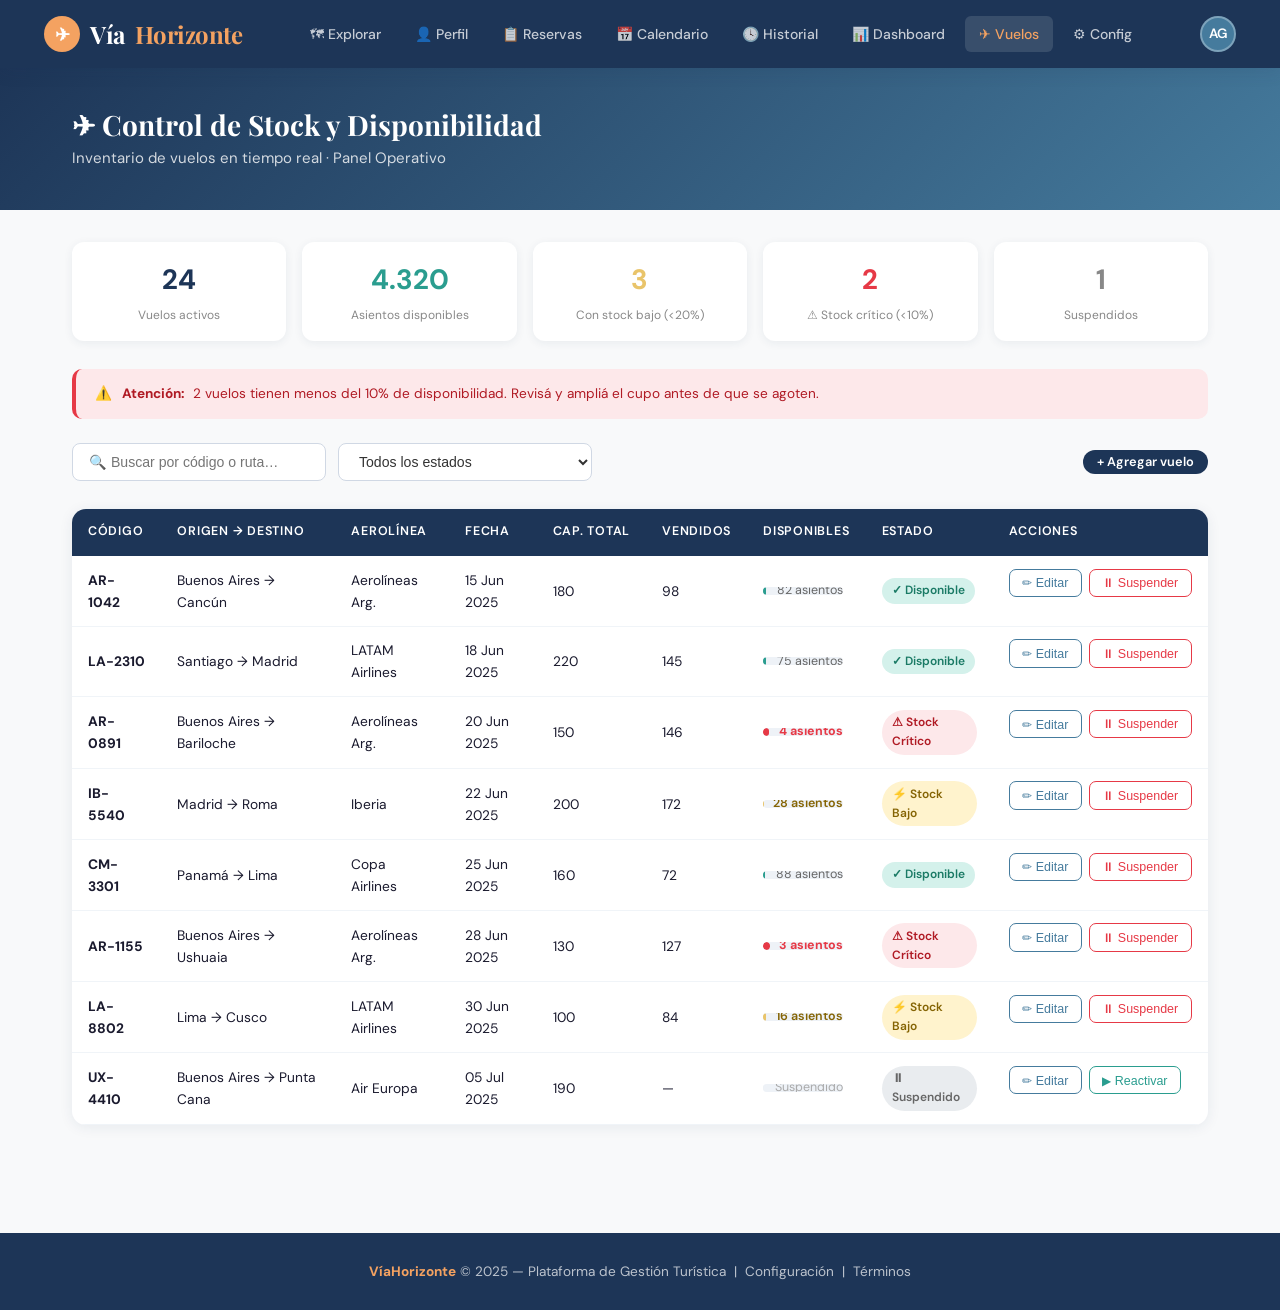
<file: stock.html>
<!DOCTYPE html>
<html lang="es">
<head>
  <meta charset="UTF-8">
  <meta name="viewport" content="width=device-width, initial-scale=1.0">
  <title>VíaHorizonte — Stock de Vuelos</title>
  <link rel="stylesheet" href="styles.css">
  <style>
    /* ── Page-specific: #page-stock ── */
    #page-stock .stock-header-bar {
      display: flex;
      align-items: center;
      justify-content: space-between;
      gap: 1rem;
      margin-bottom: 1.75rem;
      flex-wrap: wrap;
    }
    #page-stock .stock-search {
      display: flex;
      gap: .75rem;
      flex: 1;
      max-width: 520px;
      flex-wrap: wrap;
    }
    #page-stock .stock-search input,
    #page-stock .stock-search select {
      flex: 1;
      min-width: 160px;
      padding: .55rem 1rem;
      border: 1.5px solid #d0d8e4;
      border-radius: 8px;
      font-size: .88rem;
      color: #333;
      background: #fff;
      outline: none;
      transition: border-color .2s;
    }
    #page-stock .stock-search input:focus,
    #page-stock .stock-search select:focus { border-color: var(--color-secondary, #457B9D); }

    #page-stock .stock-table-wrap {
      background: #fff;
      border-radius: 14px;
      box-shadow: 0 2px 14px rgba(29,53,87,.08);
      overflow: hidden;
    }
    #page-stock .stock-table {
      width: 100%;
      border-collapse: collapse;
      font-size: .86rem;
    }
    #page-stock .stock-table thead {
      background: #1D3557;
      color: #fff;
    }
    #page-stock .stock-table thead th {
      padding: .85rem 1rem;
      text-align: left;
      font-weight: 600;
      font-size: .78rem;
      letter-spacing: .06em;
      text-transform: uppercase;
      white-space: nowrap;
    }
    #page-stock .stock-table tbody tr {
      border-bottom: 1px solid #f0f4f8;
      transition: background .15s;
    }
    #page-stock .stock-table tbody tr:hover { background: #f7fafd; }
    #page-stock .stock-table td { padding: .8rem 1rem; vertical-align: middle; }

    /* Stock bar */
    #page-stock .stock-bar { display: flex; align-items: center; gap: .6rem; }
    #page-stock .stock-track { flex: 1; height: 8px; background: #eef2f7; border-radius: 99px; overflow: hidden; }
    #page-stock .stock-fill  { height: 100%; border-radius: 99px; background: #2a9d8f; }
    #page-stock .stock-fill.warn  { background: #e9c46a; }
    #page-stock .stock-fill.crit  { background: #E63946; }
    #page-stock .stock-num   { font-size: .78rem; color: #666; white-space: nowrap; }

    /* Badges */
    #page-stock .status-ok   { display:inline-block;padding:.2rem .65rem;border-radius:99px;background:#d4f1eb;color:#1a7a65;font-size:.75rem;font-weight:600; }
    #page-stock .status-warn { display:inline-block;padding:.2rem .65rem;border-radius:99px;background:#fff3cd;color:#856404;font-size:.75rem;font-weight:600; }
    #page-stock .status-crit { display:inline-block;padding:.2rem .65rem;border-radius:99px;background:#fde8ea;color:#B01A24;font-size:.75rem;font-weight:600;animation:pulse 1.4s infinite; }
    #page-stock .status-susp { display:inline-block;padding:.2rem .65rem;border-radius:99px;background:#e9ecef;color:#666;font-size:.75rem;font-weight:600; }

    @keyframes pulse { 0%,100%{opacity:1} 50%{opacity:.6} }

    /* Action buttons */
    #page-stock .btn-edit {
      padding:.35rem .8rem;border-radius:7px;border:1.5px solid #457B9D;
      color:#457B9D;background:transparent;font-size:.78rem;cursor:pointer;
      transition:all .2s;white-space:nowrap;
    }
    #page-stock .btn-edit:hover { background:#457B9D;color:#fff; }
    #page-stock .btn-susp {
      padding:.35rem .8rem;border-radius:7px;border:1.5px solid #E63946;
      color:#E63946;background:transparent;font-size:.78rem;cursor:pointer;
      transition:all .2s;white-space:nowrap;
    }
    #page-stock .btn-susp:hover { background:#E63946;color:#fff; }
    #page-stock .action-cell { display:flex;gap:.4rem; }

    /* Summary cards */
    #page-stock .summary-grid {
      display: grid;
      grid-template-columns: repeat(auto-fit, minmax(160px, 1fr));
      gap: 1rem;
      margin-bottom: 1.75rem;
    }
    #page-stock .sum-card {
      background: #fff;
      border-radius: 12px;
      padding: 1rem 1.25rem;
      box-shadow: 0 2px 10px rgba(29,53,87,.07);
      text-align: center;
    }
    #page-stock .sum-card .sc-val { font-size: 1.75rem; font-weight: 700; color: #1D3557; }
    #page-stock .sum-card .sc-lbl { font-size: .75rem; color: #888; margin-top: .2rem; }

    /* Modal overlay */
    #page-stock .modal-overlay {
      display: none;
      position: fixed; inset: 0;
      background: rgba(0,0,0,.45);
      z-index: 1000;
      align-items: center;
      justify-content: center;
    }
    #page-stock .modal-overlay.open { display: flex; }
    #page-stock .modal-box {
      background: #fff;
      border-radius: 16px;
      padding: 2rem;
      width: 100%;
      max-width: 420px;
      box-shadow: 0 20px 60px rgba(0,0,0,.25);
    }
    #page-stock .modal-box h3 { margin: 0 0 1rem; color: #1D3557; font-size: 1.05rem; }
    #page-stock .modal-box label { display: block; font-size: .82rem; font-weight: 600; color: #555; margin-bottom: .3rem; }
    #page-stock .modal-box input {
      width: 100%; padding: .6rem .9rem;
      border: 1.5px solid #d0d8e4; border-radius: 8px;
      font-size: .9rem; margin-bottom: 1rem; box-sizing: border-box;
    }
    #page-stock .modal-actions { display: flex; gap: .75rem; justify-content: flex-end; }
    #page-stock .btn-cancel { padding:.5rem 1.1rem;border-radius:8px;border:1.5px solid #ccc;background:#fff;color:#666;cursor:pointer;font-size:.85rem; }
    #page-stock .btn-save   { padding:.5rem 1.3rem;border-radius:8px;border:none;background:#1D3557;color:#fff;cursor:pointer;font-size:.85rem;font-weight:600; }
    #page-stock .alert-crit-banner {
      background: #fde8ea;
      border-left: 4px solid #E63946;
      border-radius: 10px;
      padding: .9rem 1.2rem;
      font-size: .85rem;
      color: #B01A24;
      margin-bottom: 1.5rem;
      display: flex;
      align-items: center;
      gap: .6rem;
    }
  </style>
</head>
<body id="page-stock">

  <!-- Navegación -->
  <nav class="main-nav">
    <div class="nav-inner">
      <a href="index.html" class="nav-logo">
        <div class="nav-logo-icon">✈</div>
        Vía<span>Horizonte</span>
      </a>
      <div class="nav-links">
        <a href="index.html">🗺 Explorar</a>
        <a href="perfil.html">👤 Perfil</a>
        <a href="reservas.html">📋 Reservas</a>
        <a href="calendario.html">📅 Calendario</a>
        <a href="historial.html">🕓 Historial</a>
        <a href="dashboard.html">📊 Dashboard</a>
        <a href="stock.html" class="active">✈ Vuelos</a>
        <a href="configuracion.html">⚙ Config</a>
      </div>
      <div class="nav-user">
        <div class="nav-avatar">AG</div>
      </div>
    </div>
  </nav>

  <!-- Page header -->
  <section style="background:linear-gradient(135deg,#1D3557 0%,#457B9D 100%);padding:2.5rem 0;color:#fff;margin-bottom:2rem;">
    <div class="container" style="max-width:1200px;margin:0 auto;padding:0 2rem;">
      <h1 style="font-size:1.75rem;font-weight:700;margin:0 0 .25rem;">✈ Control de Stock y Disponibilidad</h1>
      <p style="opacity:.8;margin:0;">Inventario de vuelos en tiempo real · Panel Operativo</p>
    </div>
  </section>

  <section class="page-section" style="padding:0 0 3rem;">
    <div class="container" style="max-width:1200px;margin:0 auto;padding:0 2rem;">

      <!-- Summary -->
      <div class="summary-grid">
        <div class="sum-card">
          <div class="sc-val">24</div>
          <div class="sc-lbl">Vuelos activos</div>
        </div>
        <div class="sum-card">
          <div class="sc-val" style="color:#2a9d8f;">4.320</div>
          <div class="sc-lbl">Asientos disponibles</div>
        </div>
        <div class="sum-card">
          <div class="sc-val" style="color:#e9c46a;">3</div>
          <div class="sc-lbl">Con stock bajo (&lt;20%)</div>
        </div>
        <div class="sum-card">
          <div class="sc-val" style="color:#E63946;">2</div>
          <div class="sc-lbl">⚠ Stock crítico (&lt;10%)</div>
        </div>
        <div class="sum-card">
          <div class="sc-val" style="color:#888;">1</div>
          <div class="sc-lbl">Suspendidos</div>
        </div>
      </div>

      <!-- Alert banner -->
      <div class="alert-crit-banner">
        ⚠️ <strong>Atención:</strong> 2 vuelos tienen menos del 10% de disponibilidad. Revisá y ampliá el cupo antes de que se agoten.
      </div>

      <!-- Search bar -->
      <div class="stock-header-bar">
        <div class="stock-search">
          <input type="text" id="searchInput" placeholder="🔍 Buscar por código o ruta…" oninput="filterFlights()">
          <select id="statusFilter" onchange="filterFlights()">
            <option value="all">Todos los estados</option>
            <option value="ok">Disponible</option>
            <option value="warn">Stock Bajo</option>
            <option value="crit">Stock Crítico</option>
            <option value="susp">Suspendido</option>
          </select>
        </div>
        <button class="btn btn-primary btn-sm" onclick="alert('Nuevo vuelo: funcionalidad en desarrollo.')">+ Agregar vuelo</button>
      </div>

      <!-- Table -->
      <div class="stock-table-wrap">
        <table class="stock-table" id="flightTable">
          <thead>
            <tr>
              <th>Código</th>
              <th>Origen → Destino</th>
              <th>Aerolínea</th>
              <th>Fecha</th>
              <th>Cap. Total</th>
              <th>Vendidos</th>
              <th>Disponibles</th>
              <th>Estado</th>
              <th>Acciones</th>
            </tr>
          </thead>
          <tbody id="flightBody">

            <tr data-status="ok">
              <td><strong>AR-1042</strong></td>
              <td>Buenos Aires → Cancún</td>
              <td>Aerolíneas Arg.</td>
              <td>15 Jun 2025</td>
              <td>180</td>
              <td>98</td>
              <td>
                <div class="stock-bar">
                  <div class="stock-track"><div class="stock-fill" style="width:54%"></div></div>
                  <span class="stock-num">82 asientos</span>
                </div>
              </td>
              <td><span class="status-ok">✓ Disponible</span></td>
              <td class="action-cell">
                <button class="btn-edit" onclick="openModal('AR-1042',180,98)">✏ Editar</button>
                <button class="btn-susp" onclick="suspendFlight(this)">⏸ Suspender</button>
              </td>
            </tr>

            <tr data-status="ok">
              <td><strong>LA-2310</strong></td>
              <td>Santiago → Madrid</td>
              <td>LATAM Airlines</td>
              <td>18 Jun 2025</td>
              <td>220</td>
              <td>145</td>
              <td>
                <div class="stock-bar">
                  <div class="stock-track"><div class="stock-fill" style="width:66%"></div></div>
                  <span class="stock-num">75 asientos</span>
                </div>
              </td>
              <td><span class="status-ok">✓ Disponible</span></td>
              <td class="action-cell">
                <button class="btn-edit" onclick="openModal('LA-2310',220,145)">✏ Editar</button>
                <button class="btn-susp" onclick="suspendFlight(this)">⏸ Suspender</button>
              </td>
            </tr>

            <tr data-status="crit">
              <td><strong>AR-0891</strong></td>
              <td>Buenos Aires → Bariloche</td>
              <td>Aerolíneas Arg.</td>
              <td>20 Jun 2025</td>
              <td>150</td>
              <td>146</td>
              <td>
                <div class="stock-bar">
                  <div class="stock-track"><div class="stock-fill crit" style="width:97%"></div></div>
                  <span class="stock-num" style="color:#E63946;font-weight:700;">4 asientos</span>
                </div>
              </td>
              <td><span class="status-crit">⚠ Stock Crítico</span></td>
              <td class="action-cell">
                <button class="btn-edit" onclick="openModal('AR-0891',150,146)">✏ Editar</button>
                <button class="btn-susp" onclick="suspendFlight(this)">⏸ Suspender</button>
              </td>
            </tr>

            <tr data-status="warn">
              <td><strong>IB-5540</strong></td>
              <td>Madrid → Roma</td>
              <td>Iberia</td>
              <td>22 Jun 2025</td>
              <td>200</td>
              <td>172</td>
              <td>
                <div class="stock-bar">
                  <div class="stock-track"><div class="stock-fill warn" style="width:86%"></div></div>
                  <span class="stock-num" style="color:#856404;font-weight:600;">28 asientos</span>
                </div>
              </td>
              <td><span class="status-warn">⚡ Stock Bajo</span></td>
              <td class="action-cell">
                <button class="btn-edit" onclick="openModal('IB-5540',200,172)">✏ Editar</button>
                <button class="btn-susp" onclick="suspendFlight(this)">⏸ Suspender</button>
              </td>
            </tr>

            <tr data-status="ok">
              <td><strong>CM-3301</strong></td>
              <td>Panamá → Lima</td>
              <td>Copa Airlines</td>
              <td>25 Jun 2025</td>
              <td>160</td>
              <td>72</td>
              <td>
                <div class="stock-bar">
                  <div class="stock-track"><div class="stock-fill" style="width:45%"></div></div>
                  <span class="stock-num">88 asientos</span>
                </div>
              </td>
              <td><span class="status-ok">✓ Disponible</span></td>
              <td class="action-cell">
                <button class="btn-edit" onclick="openModal('CM-3301',160,72)">✏ Editar</button>
                <button class="btn-susp" onclick="suspendFlight(this)">⏸ Suspender</button>
              </td>
            </tr>

            <tr data-status="crit">
              <td><strong>AR-1155</strong></td>
              <td>Buenos Aires → Ushuaia</td>
              <td>Aerolíneas Arg.</td>
              <td>28 Jun 2025</td>
              <td>130</td>
              <td>127</td>
              <td>
                <div class="stock-bar">
                  <div class="stock-track"><div class="stock-fill crit" style="width:98%"></div></div>
                  <span class="stock-num" style="color:#E63946;font-weight:700;">3 asientos</span>
                </div>
              </td>
              <td><span class="status-crit">⚠ Stock Crítico</span></td>
              <td class="action-cell">
                <button class="btn-edit" onclick="openModal('AR-1155',130,127)">✏ Editar</button>
                <button class="btn-susp" onclick="suspendFlight(this)">⏸ Suspender</button>
              </td>
            </tr>

            <tr data-status="warn">
              <td><strong>LA-8802</strong></td>
              <td>Lima → Cusco</td>
              <td>LATAM Airlines</td>
              <td>30 Jun 2025</td>
              <td>100</td>
              <td>84</td>
              <td>
                <div class="stock-bar">
                  <div class="stock-track"><div class="stock-fill warn" style="width:84%"></div></div>
                  <span class="stock-num" style="color:#856404;font-weight:600;">16 asientos</span>
                </div>
              </td>
              <td><span class="status-warn">⚡ Stock Bajo</span></td>
              <td class="action-cell">
                <button class="btn-edit" onclick="openModal('LA-8802',100,84)">✏ Editar</button>
                <button class="btn-susp" onclick="suspendFlight(this)">⏸ Suspender</button>
              </td>
            </tr>

            <tr data-status="susp">
              <td><strong>UX-4410</strong></td>
              <td>Buenos Aires → Punta Cana</td>
              <td>Air Europa</td>
              <td>05 Jul 2025</td>
              <td>190</td>
              <td>—</td>
              <td>
                <div class="stock-bar">
                  <div class="stock-track"><div class="stock-fill" style="width:0%;background:#ccc"></div></div>
                  <span class="stock-num" style="color:#aaa;">Suspendido</span>
                </div>
              </td>
              <td><span class="status-susp">⏸ Suspendido</span></td>
              <td class="action-cell">
                <button class="btn-edit" onclick="openModal('UX-4410',190,0)">✏ Editar</button>
                <button class="btn-edit" style="border-color:#2a9d8f;color:#2a9d8f;" onclick="alert('Vuelo reactivado.')">▶ Reactivar</button>
              </td>
            </tr>

          </tbody>
        </table>
      </div>

    </div>
  </section>

  <!-- Modal de edición -->
  <div class="modal-overlay" id="editModal">
    <div class="modal-box">
      <h3>✏ Editar Cupo — Vuelo <span id="modalCode"></span></h3>
      <label>Capacidad Total</label>
      <input type="number" id="modalCap" min="1">
      <label>Asientos Vendidos</label>
      <input type="number" id="modalSold" min="0">
      <label>Nuevo Cupo Disponible</label>
      <input type="number" id="modalAvail" readonly style="background:#f8f9fa;color:#888;">
      <div class="modal-actions">
        <button class="btn-cancel" onclick="closeModal()">Cancelar</button>
        <button class="btn-save" onclick="saveModal()">💾 Guardar Cambios</button>
      </div>
    </div>
  </div>

  <!-- Footer -->
  <footer class="footer">
    <strong>VíaHorizonte</strong> &copy; 2025 — Plataforma de Gestión Turística &nbsp;|&nbsp;
    <a href="configuracion.html">Configuración</a> &nbsp;|&nbsp;
    <a href="#">Términos</a>
  </footer>

  <script>
    function filterFlights() {
      const q = document.getElementById('searchInput').value.toLowerCase();
      const s = document.getElementById('statusFilter').value;
      document.querySelectorAll('#flightBody tr').forEach(tr => {
        const text = tr.textContent.toLowerCase();
        const status = tr.dataset.status;
        const matchQ = !q || text.includes(q);
        const matchS = s === 'all' || status === s;
        tr.style.display = matchQ && matchS ? '' : 'none';
      });
    }

    function openModal(code, cap, sold) {
      document.getElementById('modalCode').textContent = code;
      document.getElementById('modalCap').value = cap;
      document.getElementById('modalSold').value = sold;
      document.getElementById('modalAvail').value = cap - sold;
      document.getElementById('editModal').classList.add('open');
      document.getElementById('modalCap').addEventListener('input', updateAvail);
      document.getElementById('modalSold').addEventListener('input', updateAvail);
    }

    function updateAvail() {
      const cap  = parseInt(document.getElementById('modalCap').value)  || 0;
      const sold = parseInt(document.getElementById('modalSold').value) || 0;
      document.getElementById('modalAvail').value = Math.max(0, cap - sold);
    }

    function closeModal() {
      document.getElementById('editModal').classList.remove('open');
    }

    function saveModal() {
      alert('✅ Cambios guardados correctamente.');
      closeModal();
    }

    function suspendFlight(btn) {
      if (confirm('¿Suspender temporalmente las ventas de este vuelo?')) {
        const row = btn.closest('tr');
        row.dataset.status = 'susp';
        row.querySelector('.status-ok, .status-warn, .status-crit') && (row.querySelector('[class^="status"]').outerHTML = '<span class="status-susp">⏸ Suspendido</span>');
        alert('Vuelo suspendido.');
      }
    }
  </script>

</body>
</html>
</file>
<file: styles.css>
/* ============================================================
   VíaHorizonte — Hoja de Estilos Global
   ============================================================ */

@import url('https://fonts.googleapis.com/css2?family=Playfair+Display:wght@400;600;700&family=DM+Sans:wght@300;400;500;600&display=swap');

/* ── Variables Globales ───────────────────────────────────── */
:root {
  --color-primary:    #1D3557;
  --color-secondary:  #457B9D;
  --color-accent:     #F4A261;
  --color-bg:         #F8F9FA;
  --color-bg-alt:     #EEF2F7;
  --color-surface:    #FFFFFF;
  --color-danger:     #E63946;
  --color-success:    #2A9D8F;
  --color-warning:    #E9C46A;
  --color-text:       #1A1A2E;
  --color-muted:      #6C757D;
  --color-border:     #DEE2E6;

  --font-display: 'Playfair Display', serif;
  --font-body:    'DM Sans', sans-serif;

  --radius-sm:  6px;
  --radius-md:  12px;
  --radius-lg:  20px;
  --radius-xl:  32px;

  --shadow-sm:  0 1px 4px rgba(29,53,87,0.08);
  --shadow-md:  0 4px 16px rgba(29,53,87,0.12);
  --shadow-lg:  0 8px 32px rgba(29,53,87,0.18);

  --transition: 0.25s ease;

  --nav-h: 68px;
}

/* ── Reset & Base ─────────────────────────────────────────── */
*, *::before, *::after { box-sizing: border-box; margin: 0; padding: 0; }

html { scroll-behavior: smooth; }

body {
  font-family: var(--font-body);
  background: var(--color-bg);
  color: var(--color-text);
  line-height: 1.6;
  font-size: 15px;
  padding-top: var(--nav-h);
}

img { max-width: 100%; display: block; }
a  { color: inherit; text-decoration: none; }
ul { list-style: none; }

/* ── Tipografía ───────────────────────────────────────────── */
h1, h2, h3, h4 { font-family: var(--font-display); line-height: 1.2; }
h1 { font-size: clamp(2rem, 5vw, 3.2rem); }
h2 { font-size: clamp(1.5rem, 3vw, 2.2rem); }
h3 { font-size: 1.3rem; }
h4 { font-size: 1.1rem; }

.section-title {
  font-family: var(--font-display);
  font-size: clamp(1.6rem, 3vw, 2.2rem);
  color: var(--color-primary);
  margin-bottom: 0.3rem;
}
.section-subtitle {
  color: var(--color-muted);
  font-size: 0.95rem;
  margin-bottom: 2rem;
}

/* ── Layout ───────────────────────────────────────────────── */
.container {
  max-width: 1240px;
  margin: 0 auto;
  padding: 0 24px;
}
.page-section { padding: 56px 0; }
.page-inner   { padding: 40px 24px; max-width: 1240px; margin: 0 auto; }

/* ── Navegación Global ────────────────────────────────────── */
.main-nav {
  position: fixed;
  top: 0; left: 0; right: 0;
  z-index: 1000;
  height: var(--nav-h);
  background: var(--color-primary);
  display: flex;
  align-items: center;
  box-shadow: var(--shadow-md);
}

.nav-inner {
  max-width: 1240px;
  margin: 0 auto;
  padding: 0 24px;
  display: flex;
  align-items: center;
  justify-content: space-between;
  width: 100%;
}

.nav-logo {
  font-family: var(--font-display);
  font-size: 1.5rem;
  color: #fff;
  font-weight: 700;
  letter-spacing: -0.5px;
  display: flex;
  align-items: center;
  gap: 10px;
}
.nav-logo span { color: var(--color-accent); }
.nav-logo-icon {
  width: 36px; height: 36px;
  background: var(--color-accent);
  border-radius: 50%;
  display: flex; align-items: center; justify-content: center;
  font-size: 1.1rem;
}

.nav-links {
  display: flex;
  align-items: center;
  gap: 6px;
}
.nav-links a {
  color: rgba(255,255,255,0.75);
  font-size: 0.875rem;
  font-weight: 500;
  padding: 7px 14px;
  border-radius: var(--radius-sm);
  transition: var(--transition);
  white-space: nowrap;
}
.nav-links a:hover,
.nav-links a.active {
  color: #fff;
  background: rgba(255,255,255,0.12);
}
.nav-links a.active { color: var(--color-accent); }

.nav-user {
  display: flex;
  align-items: center;
  gap: 12px;
}
.nav-avatar {
  width: 36px; height: 36px;
  border-radius: 50%;
  background: var(--color-secondary);
  display: flex; align-items: center; justify-content: center;
  color: #fff;
  font-weight: 600;
  font-size: 0.85rem;
  cursor: pointer;
  border: 2px solid rgba(255,255,255,0.3);
}

/* ── Botones ──────────────────────────────────────────────── */
.btn {
  display: inline-flex;
  align-items: center;
  gap: 8px;
  padding: 10px 22px;
  border-radius: var(--radius-md);
  font-family: var(--font-body);
  font-size: 0.9rem;
  font-weight: 600;
  cursor: pointer;
  border: none;
  transition: var(--transition);
  white-space: nowrap;
  line-height: 1;
}
.btn-primary {
  background: var(--color-primary);
  color: #fff;
}
.btn-primary:hover { background: #152843; transform: translateY(-1px); box-shadow: var(--shadow-md); }

.btn-secondary {
  background: var(--color-secondary);
  color: #fff;
}
.btn-secondary:hover { background: #336480; transform: translateY(-1px); }

.btn-accent {
  background: var(--color-accent);
  color: #fff;
}
.btn-accent:hover { background: #e0894a; transform: translateY(-1px); }

.btn-outline {
  background: transparent;
  color: var(--color-primary);
  border: 2px solid var(--color-primary);
}
.btn-outline:hover { background: var(--color-primary); color: #fff; }

.btn-danger {
  background: var(--color-danger);
  color: #fff;
}
.btn-danger:hover { background: #c62833; }

.btn-sm { padding: 6px 14px; font-size: 0.8rem; }
.btn-lg { padding: 14px 32px; font-size: 1rem; }
.btn-full { width: 100%; justify-content: center; }

/* ── Cards ────────────────────────────────────────────────── */
.card {
  background: var(--color-surface);
  border-radius: var(--radius-lg);
  box-shadow: var(--shadow-sm);
  overflow: hidden;
  transition: var(--transition);
}
.card:hover { box-shadow: var(--shadow-lg); transform: translateY(-3px); }
.card-body { padding: 20px; }

/* ── Tablas ───────────────────────────────────────────────── */
.custom-table {
  width: 100%;
  border-collapse: collapse;
  background: var(--color-surface);
  border-radius: var(--radius-md);
  overflow: hidden;
  box-shadow: var(--shadow-sm);
}
.custom-table thead {
  background: var(--color-primary);
  color: #fff;
}
.custom-table th {
  padding: 14px 18px;
  font-size: 0.82rem;
  font-weight: 600;
  text-transform: uppercase;
  letter-spacing: 0.06em;
  text-align: left;
}
.custom-table td {
  padding: 14px 18px;
  border-bottom: 1px solid var(--color-border);
  font-size: 0.9rem;
}
.custom-table tbody tr:hover { background: var(--color-bg-alt); }
.custom-table tbody tr:last-child td { border-bottom: none; }

/* ── Badges / Tags ────────────────────────────────────────── */
.badge {
  display: inline-flex;
  align-items: center;
  padding: 3px 10px;
  border-radius: 100px;
  font-size: 0.76rem;
  font-weight: 600;
  text-transform: uppercase;
  letter-spacing: 0.04em;
}
.badge-success { background: #d4f4f1; color: var(--color-success); }
.badge-danger  { background: #fde8e9; color: var(--color-danger); }
.badge-warning { background: #fdf4d4; color: #b68a00; }
.badge-info    { background: #dceef8; color: var(--color-secondary); }
.badge-muted   { background: var(--color-bg-alt); color: var(--color-muted); }

/* ── Formularios ──────────────────────────────────────────── */
.form-group { margin-bottom: 20px; }
.form-label {
  display: block;
  font-size: 0.85rem;
  font-weight: 600;
  color: var(--color-primary);
  margin-bottom: 6px;
}
.form-control {
  width: 100%;
  padding: 11px 14px;
  border: 1.5px solid var(--color-border);
  border-radius: var(--radius-sm);
  font-family: var(--font-body);
  font-size: 0.9rem;
  color: var(--color-text);
  background: var(--color-surface);
  transition: var(--transition);
  outline: none;
}
.form-control:focus {
  border-color: var(--color-secondary);
  box-shadow: 0 0 0 3px rgba(69,123,157,0.15);
}
select.form-control { cursor: pointer; }
.form-row {
  display: grid;
  grid-template-columns: 1fr 1fr;
  gap: 16px;
}
.form-hint {
  font-size: 0.78rem;
  color: var(--color-muted);
  margin-top: 4px;
}

/* ── KPI Cards ────────────────────────────────────────────── */
.kpi-grid {
  display: grid;
  grid-template-columns: repeat(auto-fit, minmax(200px, 1fr));
  gap: 20px;
  margin-bottom: 32px;
}
.kpi-card {
  background: var(--color-surface);
  border-radius: var(--radius-md);
  padding: 24px;
  box-shadow: var(--shadow-sm);
  border-left: 4px solid var(--color-secondary);
  position: relative;
  overflow: hidden;
}
.kpi-card::after {
  content: '';
  position: absolute;
  right: -20px; top: -20px;
  width: 80px; height: 80px;
  border-radius: 50%;
  background: rgba(69,123,157,0.06);
}
.kpi-card .kpi-label { font-size: 0.78rem; font-weight: 600; color: var(--color-muted); text-transform: uppercase; letter-spacing: 0.06em; margin-bottom: 8px; }
.kpi-card .kpi-value { font-family: var(--font-display); font-size: 2rem; color: var(--color-primary); font-weight: 700; }
.kpi-card .kpi-sub   { font-size: 0.8rem; color: var(--color-muted); margin-top: 4px; }
.kpi-card.accent { border-color: var(--color-accent); }
.kpi-card.danger  { border-color: var(--color-danger); }
.kpi-card.success { border-color: var(--color-success); }

/* ── Footer ───────────────────────────────────────────────── */
.footer {
  background: var(--color-primary);
  color: rgba(255,255,255,0.7);
  text-align: center;
  padding: 28px 24px;
  font-size: 0.85rem;
  margin-top: 60px;
}
.footer strong { color: var(--color-accent); }
.footer a { color: rgba(255,255,255,0.7); transition: var(--transition); }
.footer a:hover { color: var(--color-accent); }

/* ── Alertas ──────────────────────────────────────────────── */
.alert {
  padding: 14px 18px;
  border-radius: var(--radius-md);
  font-size: 0.9rem;
  display: flex;
  align-items: center;
  gap: 10px;
  margin-bottom: 20px;
}
.alert-danger  { background: #fde8e9; color: var(--color-danger); border: 1px solid #f5bfc2; }
.alert-success { background: #d4f4f1; color: var(--color-success); border: 1px solid #a3e4de; }
.alert-warning { background: #fdf4d4; color: #966a00; border: 1px solid #f0d878; }

/* ── Switch Toggle ────────────────────────────────────────── */
.toggle-switch { position: relative; display: inline-block; width: 48px; height: 26px; }
.toggle-switch input { opacity: 0; width: 0; height: 0; }
.toggle-slider {
  position: absolute; inset: 0;
  background: var(--color-border);
  border-radius: 26px;
  cursor: pointer;
  transition: var(--transition);
}
.toggle-slider::before {
  content: '';
  position: absolute;
  width: 20px; height: 20px;
  left: 3px; bottom: 3px;
  background: #fff;
  border-radius: 50%;
  transition: var(--transition);
  box-shadow: var(--shadow-sm);
}
input:checked + .toggle-slider { background: var(--color-success); }
input:checked + .toggle-slider::before { transform: translateX(22px); }

/* ── Page Header ──────────────────────────────────────────── */
.page-header {
  background: linear-gradient(135deg, var(--color-primary) 0%, var(--color-secondary) 100%);
  color: #fff;
  padding: 40px 24px;
  margin-bottom: 40px;
}
.page-header .container h1 { color: #fff; font-size: clamp(1.6rem,3vw,2.2rem); }
.page-header .container p  { color: rgba(255,255,255,0.75); margin-top: 6px; }
.page-header .breadcrumb {
  font-size: 0.8rem;
  color: rgba(255,255,255,0.6);
  margin-bottom: 10px;
}
.page-header .breadcrumb span { color: var(--color-accent); }

/* ── Stars ────────────────────────────────────────────────── */
.stars { color: var(--color-accent); font-size: 0.9rem; letter-spacing: 1px; }

/* ── Scrollbar ────────────────────────────────────────────── */
::-webkit-scrollbar { width: 8px; }
::-webkit-scrollbar-track { background: var(--color-bg); }
::-webkit-scrollbar-thumb { background: var(--color-secondary); border-radius: 4px; }

/* ── Utilities ────────────────────────────────────────────── */
.text-muted   { color: var(--color-muted); }
.text-primary { color: var(--color-primary); }
.text-accent  { color: var(--color-accent); }
.text-danger  { color: var(--color-danger); }
.text-success { color: var(--color-success); }
.text-center  { text-align: center; }
.fw-600       { font-weight: 600; }
.mt-1 { margin-top: 4px; }
.mt-2 { margin-top: 12px; }
.mt-3 { margin-top: 24px; }
.mt-4 { margin-top: 40px; }
.mb-1 { margin-bottom: 4px; }
.mb-2 { margin-bottom: 12px; }
.mb-3 { margin-bottom: 24px; }
.gap-2 { gap: 12px; }
.d-flex { display: flex; }
.align-center { align-items: center; }
.justify-between { justify-content: space-between; }
.flex-wrap { flex-wrap: wrap; }

/* ── Responsive ───────────────────────────────────────────── */
@media (max-width: 768px) {
  .nav-links { display: none; }
  .form-row  { grid-template-columns: 1fr; }
  .kpi-grid  { grid-template-columns: 1fr 1fr; }
}
@media (max-width: 480px) {
  .kpi-grid  { grid-template-columns: 1fr; }
}

/* ════════════════════════════════════════════════════════════
   ESTILOS ESPECÍFICOS POR PÁGINA
   ════════════════════════════════════════════════════════════ */

/* ── Vista 1: Galería ────────────────────────────────────── */
#page-catalog .hero {
  position: relative;
  min-height: 520px;
  display: flex;
  align-items: center;
  background: linear-gradient(135deg, #0f2040 0%, #1D3557 50%, #457B9D 100%);
  overflow: hidden;
  margin-bottom: 0;
}
#page-catalog .hero::before {
  content: '';
  position: absolute;
  inset: 0;
  background: url('https://images.unsplash.com/photo-1500835556837-99ac94a94552?w=1600&q=80') center/cover;
  opacity: 0.18;
}
#page-catalog .hero-content {
  position: relative;
  z-index: 1;
  text-align: center;
  color: #fff;
  width: 100%;
  padding: 60px 24px;
}
#page-catalog .hero h1 { color: #fff; margin-bottom: 14px; }
#page-catalog .hero-sub { color: rgba(255,255,255,0.8); font-size: 1.1rem; margin-bottom: 36px; }

#page-catalog .search-bar {
  display: flex;
  gap: 0;
  max-width: 700px;
  margin: 0 auto 20px;
  background: #fff;
  border-radius: var(--radius-xl);
  overflow: hidden;
  box-shadow: var(--shadow-lg);
}
#page-catalog .search-bar input,
#page-catalog .search-bar select {
  border: none;
  outline: none;
  padding: 16px 20px;
  font-family: var(--font-body);
  font-size: 0.9rem;
  background: transparent;
  flex: 1;
  min-width: 0;
  border-right: 1px solid var(--color-border);
}
#page-catalog .search-bar .btn {
  border-radius: 0;
  padding: 16px 28px;
  border-radius: 0 var(--radius-xl) var(--radius-xl) 0;
}

#page-catalog .filter-pills {
  display: flex;
  gap: 10px;
  justify-content: center;
  flex-wrap: wrap;
}
#page-catalog .filter-pill {
  padding: 8px 20px;
  border-radius: 100px;
  background: rgba(255,255,255,0.15);
  color: #fff;
  font-size: 0.85rem;
  font-weight: 500;
  cursor: pointer;
  border: 1.5px solid rgba(255,255,255,0.25);
  transition: var(--transition);
}
#page-catalog .filter-pill:hover,
#page-catalog .filter-pill.active {
  background: var(--color-accent);
  border-color: var(--color-accent);
}

#page-catalog .dest-grid {
  display: grid;
  grid-template-columns: repeat(auto-fill, minmax(290px, 1fr));
  gap: 24px;
}
#page-catalog .dest-card { cursor: pointer; }
#page-catalog .dest-img {
  position: relative;
  height: 210px;
  overflow: hidden;
}
#page-catalog .dest-img img {
  width: 100%; height: 100%;
  object-fit: cover;
  transition: transform 0.4s ease;
}
#page-catalog .dest-card:hover .dest-img img { transform: scale(1.06); }
#page-catalog .dest-badge {
  position: absolute;
  top: 12px; left: 12px;
}
#page-catalog .dest-info { padding: 18px; }
#page-catalog .dest-name { font-family: var(--font-display); font-size: 1.15rem; color: var(--color-primary); margin-bottom: 4px; }
#page-catalog .dest-loc  { font-size: 0.82rem; color: var(--color-muted); margin-bottom: 10px; }
#page-catalog .dest-meta { display: flex; justify-content: space-between; align-items: center; }
#page-catalog .dest-price { font-size: 1.1rem; font-weight: 700; color: var(--color-primary); }
#page-catalog .dest-price small { font-size: 0.75rem; font-weight: 400; color: var(--color-muted); }

/* ── Vista 2: Perfil ──────────────────────────────────────── */
#page-profile .profile-layout {
  display: grid;
  grid-template-columns: 280px 1fr;
  gap: 28px;
  align-items: start;
}
#page-profile .profile-sidebar {
  background: var(--color-surface);
  border-radius: var(--radius-lg);
  padding: 32px 24px;
  box-shadow: var(--shadow-sm);
  text-align: center;
}
#page-profile .avatar-wrap {
  position: relative;
  width: 110px;
  height: 110px;
  margin: 0 auto 16px;
}
#page-profile .avatar-wrap img {
  width: 110px; height: 110px;
  border-radius: 50%;
  object-fit: cover;
  border: 4px solid var(--color-secondary);
}
#page-profile .avatar-btn {
  position: absolute;
  bottom: 0; right: 0;
  width: 32px; height: 32px;
  border-radius: 50%;
  background: var(--color-accent);
  color: #fff;
  border: 2px solid #fff;
  display: flex; align-items: center; justify-content: center;
  cursor: pointer;
  font-size: 0.8rem;
}
#page-profile .profile-name  { font-family: var(--font-display); font-size: 1.3rem; color: var(--color-primary); }
#page-profile .profile-email { font-size: 0.85rem; color: var(--color-muted); margin-bottom: 20px; }
#page-profile .profile-stats {
  display: grid;
  grid-template-columns: 1fr 1fr;
  gap: 12px;
  margin-top: 20px;
}
#page-profile .pstat { background: var(--color-bg-alt); border-radius: var(--radius-sm); padding: 12px; }
#page-profile .pstat-val { font-family: var(--font-display); font-size: 1.4rem; color: var(--color-primary); font-weight: 700; }
#page-profile .pstat-lbl { font-size: 0.75rem; color: var(--color-muted); }
#page-profile .profile-main {
  display: flex; flex-direction: column; gap: 24px;
}
#page-profile .profile-section {
  background: var(--color-surface);
  border-radius: var(--radius-lg);
  padding: 28px;
  box-shadow: var(--shadow-sm);
}
#page-profile .profile-section h3 {
  color: var(--color-primary);
  margin-bottom: 20px;
  padding-bottom: 12px;
  border-bottom: 1px solid var(--color-border);
}
#page-profile .pref-grid {
  display: grid;
  grid-template-columns: repeat(auto-fill, minmax(180px, 1fr));
  gap: 12px;
}
#page-profile .pref-check { display: flex; align-items: center; gap: 8px; font-size: 0.9rem; cursor: pointer; }
#page-profile .pref-check input { accent-color: var(--color-secondary); width: 16px; height: 16px; }
#page-profile .success-msg {
  display: none;
  background: #d4f4f1;
  color: var(--color-success);
  padding: 10px 16px;
  border-radius: var(--radius-sm);
  font-size: 0.88rem;
  margin-top: 12px;
}
#page-profile .success-msg.show { display: flex; align-items: center; gap: 8px; }

/* ── Vista 3: Reservas ────────────────────────────────────── */
#page-booking .booking-layout {
  display: grid;
  grid-template-columns: 1fr 340px;
  gap: 28px;
  align-items: start;
}
#page-booking .booking-panel {
  background: var(--color-surface);
  border-radius: var(--radius-lg);
  padding: 32px;
  box-shadow: var(--shadow-sm);
}
#page-booking .booking-panel h3 {
  color: var(--color-primary);
  margin-bottom: 20px;
  padding-bottom: 12px;
  border-bottom: 1px solid var(--color-border);
}
#page-booking .step-indicator {
  display: flex;
  gap: 0;
  margin-bottom: 32px;
  background: var(--color-bg-alt);
  border-radius: var(--radius-md);
  overflow: hidden;
}
#page-booking .step {
  flex: 1;
  text-align: center;
  padding: 12px;
  font-size: 0.8rem;
  font-weight: 600;
  color: var(--color-muted);
  position: relative;
}
#page-booking .step.active {
  background: var(--color-primary);
  color: #fff;
}
#page-booking .step.done {
  background: var(--color-success);
  color: #fff;
}
#page-booking .dest-summary {
  display: flex;
  gap: 16px;
  align-items: center;
  background: var(--color-bg-alt);
  border-radius: var(--radius-md);
  padding: 16px;
  margin-bottom: 28px;
}
#page-booking .dest-summary img { width: 80px; height: 80px; border-radius: var(--radius-sm); object-fit: cover; }
#page-booking .dest-summary h4  { color: var(--color-primary); }
#page-booking .price-breakdown {
  background: var(--color-bg-alt);
  border-radius: var(--radius-md);
  padding: 20px;
}
#page-booking .price-row { display: flex; justify-content: space-between; font-size: 0.9rem; margin-bottom: 8px; }
#page-booking .price-row.total { font-weight: 700; font-size: 1.05rem; padding-top: 10px; border-top: 1px solid var(--color-border); }
#page-booking .card-input { position: relative; }
#page-booking .card-input .card-icons {
  position: absolute;
  right: 12px; top: 50%;
  transform: translateY(-50%);
  display: flex; gap: 4px;
  font-size: 0.75rem;
  color: var(--color-muted);
}

/* ── Vista 4: Calendario ──────────────────────────────────── */
#page-calendar .cal-layout {
  display: grid;
  grid-template-columns: 1fr 320px;
  gap: 28px;
}
#page-calendar .calendar-grid {
  background: var(--color-surface);
  border-radius: var(--radius-lg);
  padding: 28px;
  box-shadow: var(--shadow-sm);
}
#page-calendar .cal-header {
  display: flex;
  justify-content: space-between;
  align-items: center;
  margin-bottom: 24px;
}
#page-calendar .cal-header h3 { color: var(--color-primary); }
#page-calendar .cal-nav {
  display: flex;
  gap: 8px;
}
#page-calendar .cal-nav button {
  width: 34px; height: 34px;
  border-radius: 50%;
  border: 1.5px solid var(--color-border);
  background: none;
  cursor: pointer;
  font-size: 1rem;
  display: flex; align-items: center; justify-content: center;
  transition: var(--transition);
}
#page-calendar .cal-nav button:hover { background: var(--color-primary); color: #fff; border-color: var(--color-primary); }
#page-calendar .cal-days-header {
  display: grid;
  grid-template-columns: repeat(7, 1fr);
  text-align: center;
  font-size: 0.78rem;
  font-weight: 700;
  color: var(--color-muted);
  text-transform: uppercase;
  letter-spacing: 0.05em;
  margin-bottom: 12px;
}
#page-calendar .cal-days {
  display: grid;
  grid-template-columns: repeat(7, 1fr);
  gap: 4px;
}
#page-calendar .cal-day {
  aspect-ratio: 1;
  display: flex;
  align-items: center;
  justify-content: center;
  border-radius: 50%;
  font-size: 0.88rem;
  cursor: pointer;
  transition: var(--transition);
  position: relative;
}
#page-calendar .cal-day:hover { background: var(--color-bg-alt); }
#page-calendar .cal-day.today { font-weight: 700; color: var(--color-secondary); }
#page-calendar .cal-day.has-event {
  background: var(--color-primary);
  color: #fff;
  font-weight: 600;
}
#page-calendar .cal-day.has-event::after {
  content: '';
  position: absolute;
  bottom: 4px;
  width: 4px; height: 4px;
  background: var(--color-accent);
  border-radius: 50%;
}
#page-calendar .cal-day.selected { background: var(--color-accent); color: #fff; }
#page-calendar .cal-day.empty { pointer-events: none; }
#page-calendar .event-sidebar {
  display: flex;
  flex-direction: column;
  gap: 16px;
}
#page-calendar .event-card {
  background: var(--color-surface);
  border-radius: var(--radius-md);
  padding: 18px;
  box-shadow: var(--shadow-sm);
  border-left: 4px solid var(--color-secondary);
}
#page-calendar .event-card.urgent { border-color: var(--color-accent); }
#page-calendar .event-date { font-size: 0.78rem; color: var(--color-muted); margin-bottom: 4px; }
#page-calendar .event-title { font-weight: 600; color: var(--color-primary); font-size: 0.95rem; }
#page-calendar .event-detail { font-size: 0.82rem; color: var(--color-muted); margin-top: 4px; }
#page-calendar .event-code {
  font-family: monospace;
  font-size: 0.78rem;
  background: var(--color-bg-alt);
  padding: 3px 8px;
  border-radius: 4px;
  margin-top: 8px;
  display: inline-block;
}

/* ── Vista 5: Historial ───────────────────────────────────── */
#page-history .stats-strip {
  display: grid;
  grid-template-columns: repeat(4, 1fr);
  gap: 16px;
  margin-bottom: 32px;
}
#page-history .stat-box {
  background: var(--color-surface);
  border-radius: var(--radius-md);
  padding: 20px;
  box-shadow: var(--shadow-sm);
  text-align: center;
}
#page-history .stat-box .val { font-family: var(--font-display); font-size: 1.8rem; color: var(--color-primary); font-weight: 700; }
#page-history .stat-box .lbl { font-size: 0.78rem; color: var(--color-muted); margin-top: 2px; }
#page-history .filter-row {
  display: flex;
  gap: 12px;
  align-items: center;
  margin-bottom: 20px;
  flex-wrap: wrap;
}
#page-history .filter-row select,
#page-history .filter-row input { max-width: 200px; }

/* ── Vista 6: Dashboard ───────────────────────────────────── */
#page-dashboard .chart-container {
  background: var(--color-surface);
  border-radius: var(--radius-lg);
  padding: 28px;
  box-shadow: var(--shadow-sm);
}
#page-dashboard .chart-container h3 { color: var(--color-primary); margin-bottom: 20px; }
#page-dashboard .charts-grid {
  display: grid;
  grid-template-columns: 1fr 1fr;
  gap: 24px;
  margin-top: 24px;
}
#page-dashboard .bar-chart { display: flex; flex-direction: column; gap: 14px; }
#page-dashboard .bar-item { display: flex; flex-direction: column; gap: 5px; }
#page-dashboard .bar-label { display: flex; justify-content: space-between; font-size: 0.85rem; }
#page-dashboard .bar-label span:last-child { font-weight: 600; color: var(--color-primary); }
#page-dashboard .bar-track { height: 10px; background: var(--color-bg-alt); border-radius: 100px; overflow: hidden; }
#page-dashboard .bar-fill  { height: 100%; background: linear-gradient(90deg, var(--color-secondary), var(--color-primary)); border-radius: 100px; transition: width 0.8s ease; }
#page-dashboard .line-chart {
  display: flex;
  flex-direction: column;
  gap: 8px;
}
#page-dashboard .line-row { display: flex; align-items: center; gap: 10px; font-size: 0.82rem; }
#page-dashboard .line-month { width: 32px; color: var(--color-muted); font-weight: 600; flex-shrink: 0; }
#page-dashboard .line-track { flex: 1; height: 8px; background: var(--color-bg-alt); border-radius: 100px; overflow: hidden; }
#page-dashboard .line-fill  { height: 100%; background: linear-gradient(90deg, var(--color-accent), #e07b3a); border-radius: 100px; }

/* ── Vista 7: Stock de Vuelos ─────────────────────────────── */
#page-stock .critical td { color: var(--color-danger); }
#page-stock .stock-bar { width: 80px; height: 8px; background: var(--color-bg-alt); border-radius: 100px; overflow: hidden; display: inline-block; }
#page-stock .stock-fill { height: 100%; border-radius: 100px; }
#page-stock .stock-fill.ok       { background: var(--color-success); }
#page-stock .stock-fill.warning  { background: var(--color-warning); }
#page-stock .stock-fill.critical { background: var(--color-danger); }
#page-stock .search-row { display: flex; gap: 12px; margin-bottom: 24px; flex-wrap: wrap; }
#page-stock .search-row .form-control { max-width: 280px; }

/* ── Vista 8: Configuración ───────────────────────────────── */
#page-settings .settings-layout {
  display: grid;
  grid-template-columns: 220px 1fr;
  gap: 28px;
  align-items: start;
}
#page-settings .settings-nav {
  background: var(--color-surface);
  border-radius: var(--radius-lg);
  padding: 16px;
  box-shadow: var(--shadow-sm);
}
#page-settings .settings-nav a {
  display: flex;
  align-items: center;
  gap: 10px;
  padding: 10px 14px;
  border-radius: var(--radius-sm);
  font-size: 0.88rem;
  font-weight: 500;
  color: var(--color-muted);
  transition: var(--transition);
  margin-bottom: 2px;
}
#page-settings .settings-nav a:hover,
#page-settings .settings-nav a.active {
  background: var(--color-bg-alt);
  color: var(--color-primary);
}
#page-settings .settings-nav a.active { font-weight: 700; }
#page-settings .settings-panel {
  display: flex;
  flex-direction: column;
  gap: 24px;
}
#page-settings .settings-section {
  background: var(--color-surface);
  border-radius: var(--radius-lg);
  padding: 28px;
  box-shadow: var(--shadow-sm);
}
#page-settings .settings-section h3 {
  color: var(--color-primary);
  margin-bottom: 20px;
  padding-bottom: 12px;
  border-bottom: 1px solid var(--color-border);
}
#page-settings .setting-row {
  display: flex;
  justify-content: space-between;
  align-items: center;
  padding: 14px 0;
  border-bottom: 1px solid var(--color-border);
}
#page-settings .setting-row:last-child { border-bottom: none; }
#page-settings .setting-info label { font-weight: 600; font-size: 0.9rem; display: block; }
#page-settings .setting-info p { font-size: 0.82rem; color: var(--color-muted); margin-top: 2px; }
</file>
